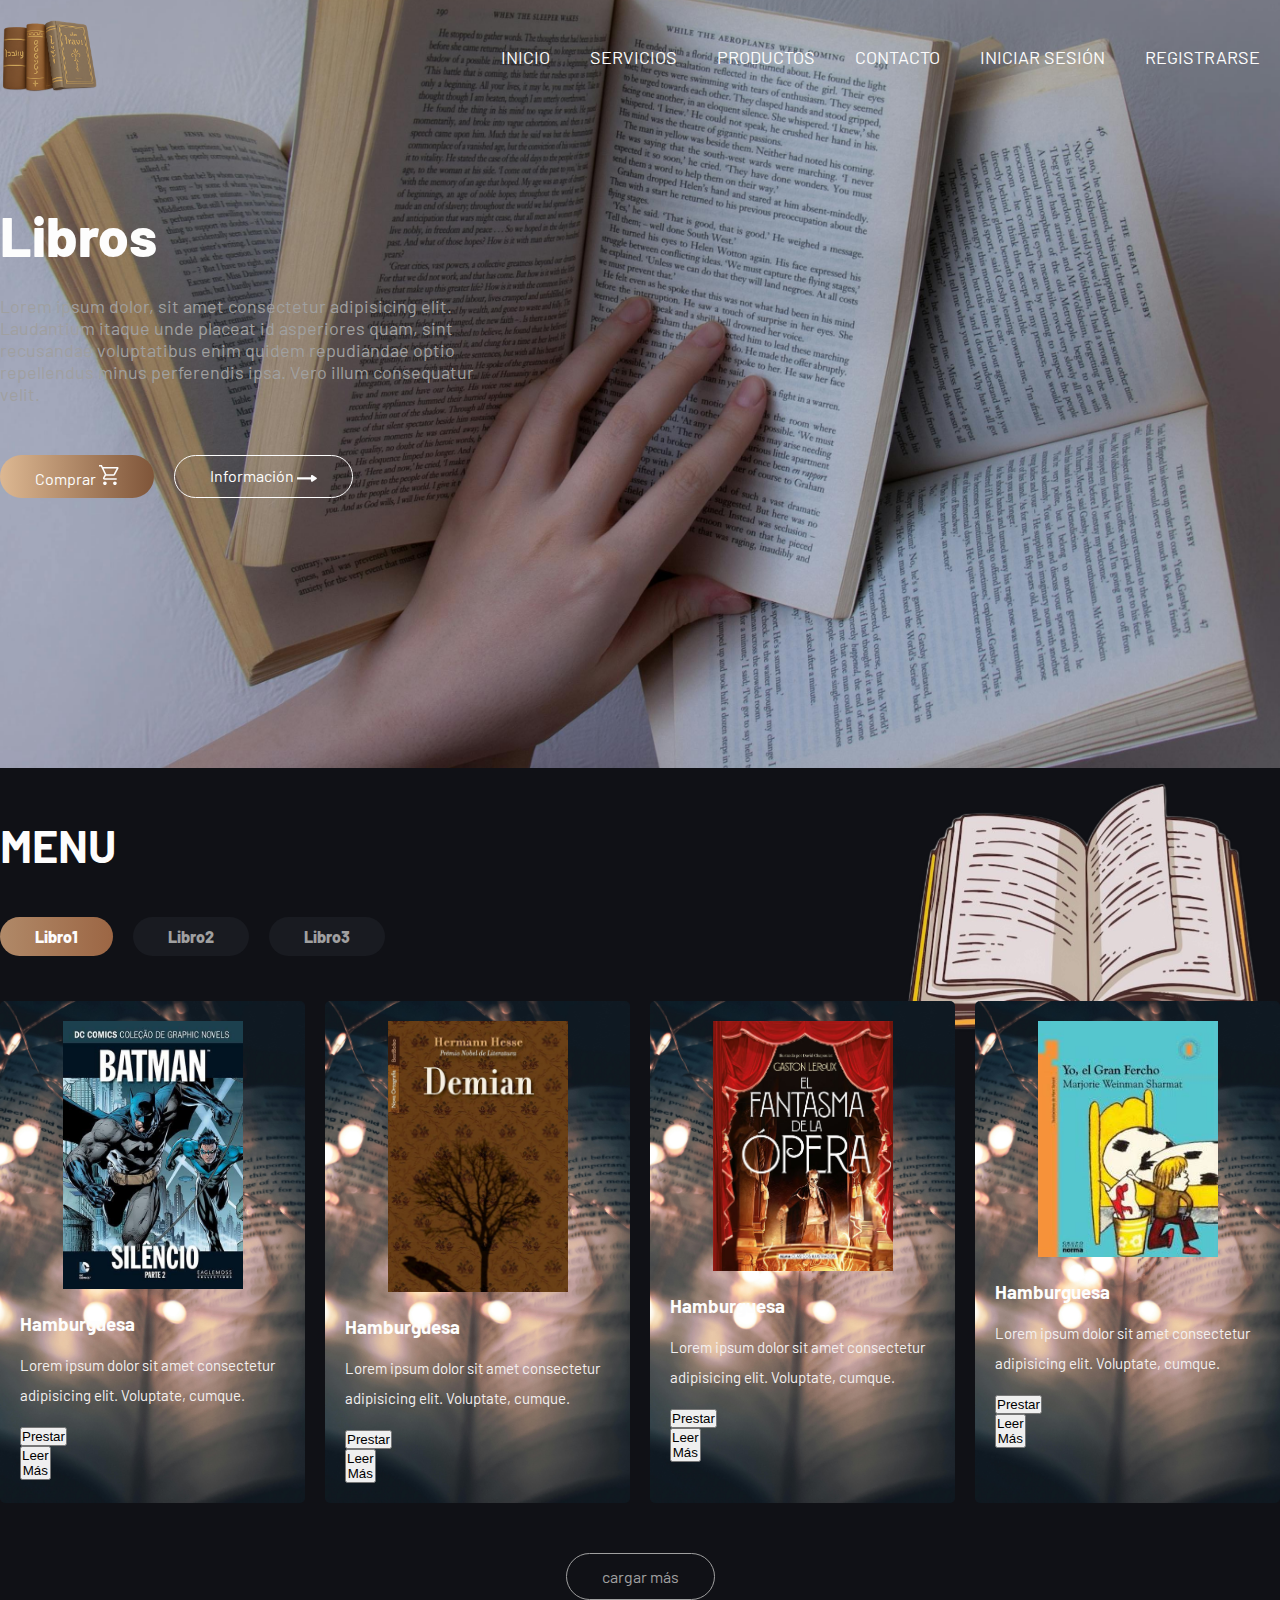
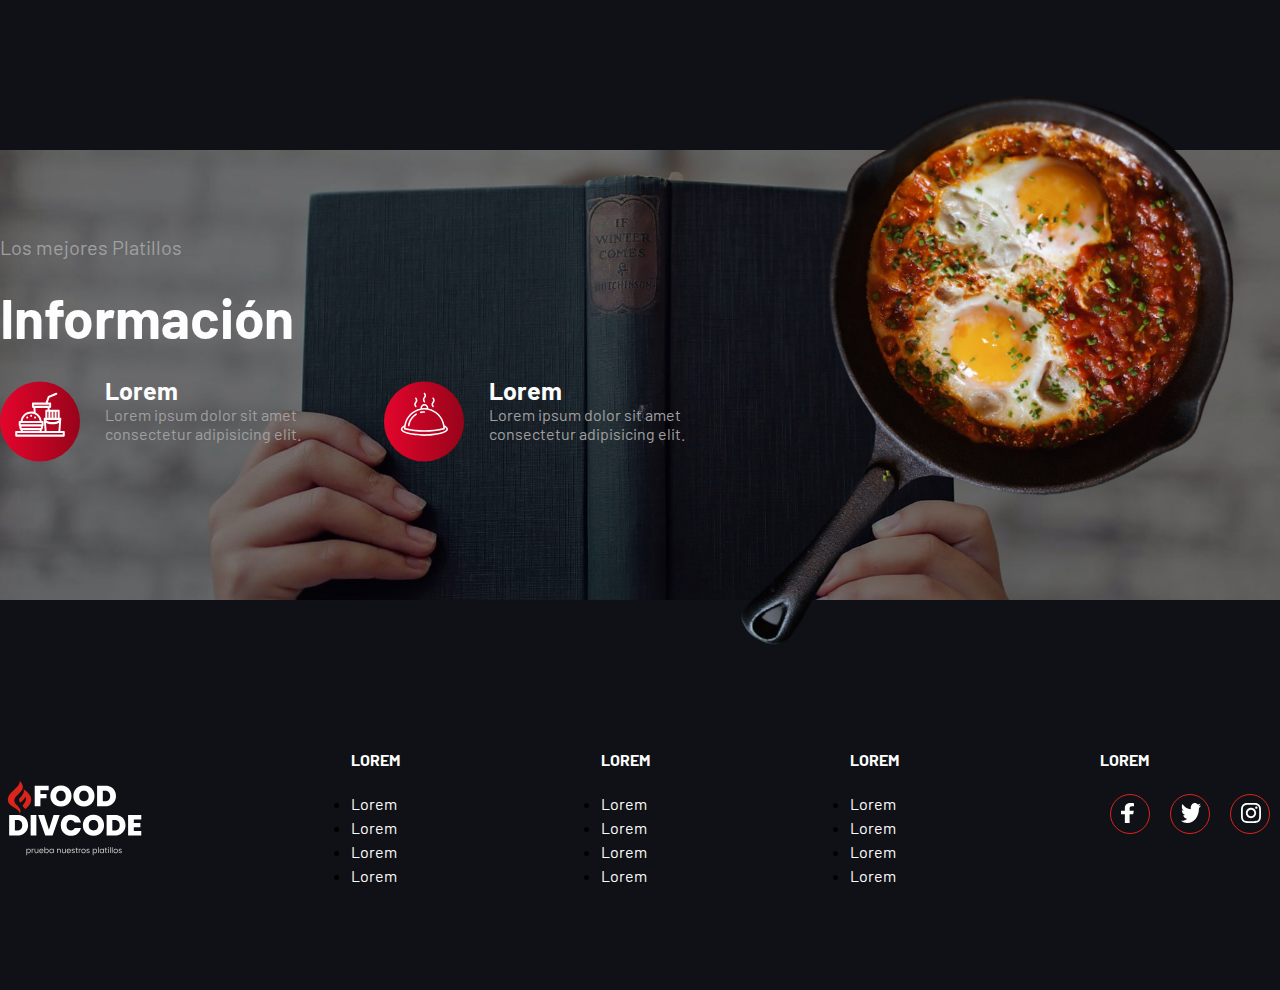
<file: index.html>
<!DOCTYPE html>
<html lang="es">
    <head>
        <meta charset="UTF-8">
        <meta name="viewport" content="width=device-width, initial-scale=1.0">
        <link rel="stylesheet" href="css/styles.css">
        <title>Biblioteca Alexandria</title>
    </head>
    <body>

        <header>
            <div class="menu container">
                <a href="#"><img src="images/Logo.png" class="logo" alt></a>
                <input type="checkbox" id="menu">
                <label for="menu"><img src="images/menu.png" class="menu-icono"
                        alt></label>
                <nav class="navbar">
                    <ul>
                        <li><a href="#">Inicio</a></li>
                        <li><a href="#">Servicios</a></li>
                        <li><a href="#"">Productos</a></li>
                        <li><a href="#">Contacto</a></li>
                        <li><a href="#">Iniciar Sesión</a></li>
                        <li><a href="#">Registrarse</a></li>
                    </ul>
                </nav>
            </div>
            <div class="header-content container">
                <div class="header-txt">
                    <h1>Libros</h1>
                    <p>Lorem ipsum dolor, sit amet consectetur adipisicing elit.
                        Laudantium itaque unde placeat id asperiores quam, sint
                        recusandae voluptatibus enim quidem repudiandae optio
                        repellendus minus perferendis ipsa. Vero illum
                        consequatur velit.
                    </p>
                    <div class="botones">
                        <a href="#" class="btn-1">Comprar <img class="icon"
                                src="images/car.svg" alt></a>
                        <a href="#" class="btn-2">Información <img class="icon"
                                src="images/arrow.svg" alt></a>
                    </div>
                </div>
            </div>
        </header>

            <main class="producto-menu">
                <div class="container">

                    <div class="product">
                        <h2 class="title">Menu</h2>
                        <img class="libro" src="images/libropng.png" alt="">
                    </div>

                    <div class="menu-nav">
                        <div id="pro1" class="tab active">Libro1</div>
                        <div id="pro2" class="tab ">Libro2</div>
                        <div id="pro3" class="tab ">Libro3</div>
                    </div>

                    <div class="pro1 tab-content">
                        <div class="box-container-1">

                            <div class="box-1">
                                <div class="image">
                                    <img src="images/Libros/Batman2.jpg" alt>
                                </div>

                                <div class="content">
                                    <h3>Hamburguesa</h3>
                                    <p>Lorem ipsum dolor sit amet consectetur
                                        adipisicing elit. Voluptate, cumque.</p>
                                    <div class="icon">
                                        <button class="Prestar">Prestar</button>
                                        <button class="Mas">Leer Más</button>
                                    </div>
                                </div>
                            </div>

                            <div class="box-1">
                                <div class="image">
                                    <img src="images/Libros/Demian.jpg" alt>
                                </div>

                                <div class="content">
                                    <h3>Hamburguesa</h3>
                                    <p>Lorem ipsum dolor sit amet consectetur
                                        adipisicing elit. Voluptate, cumque.</p>
                                    <div class="icon">
                                        <button class="Prestar">Prestar</button>
                                        <button class="Mas">Leer Más</button>
                                    </div>
                                </div>
                            </div>

                            <div class="box-1">
                                <div class="image">
                                    <img src="images/Libros/FantasmaOpera.jpg" alt>
                                </div>

                                <div class="content">
                                    <h3>Hamburguesa</h3>
                                    <p>Lorem ipsum dolor sit amet consectetur
                                        adipisicing elit. Voluptate, cumque.</p>
                                    <div class="icon">
                                        <button class="Prestar">Prestar</button>
                                        <button class="Mas">Leer Más</button>
                                    </div>
                                </div>
                            </div>

                            <div class="box-1">
                                <div class="image">
                                    <img src="images/Libros/Fercho.jpg" alt>
                                </div>

                                <div class="content">
                                    <h3>Hamburguesa</h3>
                                    <p>Lorem ipsum dolor sit amet consectetur
                                        adipisicing elit. Voluptate, cumque.</p>
                                    <div class="icon">
                                        <button class="Prestar">Prestar</button>
                                        <button class="Mas">Leer Más</button>
                                    </div>
                                </div>
                            </div>

                            <div class="box-1">
                                <div class="image">
                                    <img src="images/hambuerger.png" alt>
                                </div>

                                <div class="content">
                                    <h3>Hamburguesa</h3>
                                    <p>Lorem ipsum dolor sit amet consectetur
                                        adipisicing elit. Voluptate, cumque.</p>
                                    <div class="icon">
                                        <button class="Prestar">Prestar</button>
                                        <button class="Mas">Leer Más</button>
                                    </div>
                                </div>
                            </div>

                            <div class="box-1">
                                <div class="image">
                                    <img src="images/hambuerger.png" alt>
                                </div>

                                <div class="content">
                                    <h3>Hamburguesa</h3>
                                    <p>Lorem ipsum dolor sit amet consectetur
                                        adipisicing elit. Voluptate, cumque.</p>
                                    <div class="icon">
                                        <button class="Prestar">Prestar</button>
                                        <button class="Mas">Leer Más</button>
                                    </div>
                                </div>
                            </div>

                            <div class="box-1">
                                <div class="image">
                                    <img src="images/hambuerger.png" alt>
                                </div>

                                <div class="content">
                                    <h3>Hamburguesa</h3>
                                    <p>Lorem ipsum dolor sit amet consectetur
                                        adipisicing elit. Voluptate, cumque.</p>
                                    <div class="icon">
                                        <button class="Prestar">Prestar</button>
                                        <button class="Mas">Leer Más</button>
                                    </div>
                                </div>
                            </div>

                            <div class="box-1">
                                <div class="image">
                                    <img src="images/hambuerger.png" alt>
                                </div>

                                <div class="content">
                                    <h3>Hamburguesa</h3>
                                    <p>Lorem ipsum dolor sit amet consectetur
                                        adipisicing elit. Voluptate, cumque.</p>
                                    <div class="icon">
                                        <button class="Prestar">Prestar</button>
                                        <button class="Mas">Leer Más</button>
                                    </div>
                                </div>
                            </div>

                            <div class="box-1">
                                <div class="image">
                                    <img src="images/hambuerger.png" alt>
                                </div>

                                <div class="content">
                                    <h3>Hamburguesa</h3>
                                    <p>Lorem ipsum dolor sit amet consectetur
                                        adipisicing elit. Voluptate, cumque.</p>
                                    <div class="icon">
                                        <button class="Prestar">Prestar</button>
                                        <button class="Mas">Leer Más</button>
                                    </div>
                                </div>
                            </div>

                        </div>

                        <center>
                            <div class="load-more" id="load-more-1">cargar
                                más</div>
                        </center>
                    </div>

                    <div class="pro2 tab-content">
                        <div class="box-container-2">

                            <div class="box-2">
                                <div class="image">
                                    <img src="images/Libros/Frankenstein.jpg" alt>
                                </div>

                                <div class="content">
                                    <h3>Hamburguesa</h3>
                                    <p>Lorem ipsum dolor sit amet consectetur
                                        adipisicing elit. Voluptate, cumque.</p>
                                    <div class="icon">
                                        <button class="Prestar">Prestar</button>
                                        <button class="Mas">Leer Más</button>
                                    </div>
                                </div>
                            </div>

                            <div class="box-2">
                                <div class="image">
                                    <img src="images/Libros/Frankenstein.jpg" alt>
                                </div>

                                <div class="content">
                                    <h3>Hamburguesa</h3>
                                    <p>Lorem ipsum dolor sit amet consectetur
                                        adipisicing elit. Voluptate, cumque.</p>
                                    <div class="icon">
                                        <button class="Prestar">Prestar</button>
                                        <button class="Mas">Leer Más</button>
                                    </div>
                                </div>
                            </div>

                            <div class="box-2">
                                <div class="image">
                                    <img src="images/Libros/Hadas.jpg" alt>
                                </div>

                                <div class="content">
                                    <h3>Hamburguesa</h3>
                                    <p>Lorem ipsum dolor sit amet consectetur
                                        adipisicing elit. Voluptate, cumque.</p>
                                    <div class="icon">
                                        <button class="Prestar">Prestar</button>
                                        <button class="Mas">Leer Más</button>
                                    </div>
                                </div>
                            </div>

                            <div class="box-2">
                                <div class="image">
                                    <img src="images/Libros/JackCorazon.jpg" alt>
                                </div>

                                <div class="content">
                                    <h3>Hamburguesa</h3>
                                    <p>Lorem ipsum dolor sit amet consectetur
                                        adipisicing elit. Voluptate, cumque.</p>
                                    <div class="icon">
                                        <button class="Prestar">Prestar</button>
                                        <button class="Mas">Leer Más</button>
                                    </div>
                                </div>
                            </div>

                            <div class="box-2">
                                <div class="image">
                                    <img src="images/hambuerger1.png" alt>
                                </div>

                                <div class="content">
                                    <h3>Hamburguesa</h3>
                                    <p>Lorem ipsum dolor sit amet consectetur
                                        adipisicing elit. Voluptate, cumque.</p>
                                    <div class="icon">
                                        <button class="Prestar">Prestar</button>
                                        <button class="Mas">Leer Más</button>
                                    </div>
                                </div>
                            </div>

                            <div class="box-2">
                                <div class="image">
                                    <img src="images/hambuerger1.png" alt>
                                </div>

                                <div class="content">
                                    <h3>Hamburguesa</h3>
                                    <p>Lorem ipsum dolor sit amet consectetur
                                        adipisicing elit. Voluptate, cumque.</p>
                                    <div class="icon">
                                        <button class="Prestar">Prestar</button>
                                        <button class="Mas">Leer Más</button>
                                    </div>
                                </div>
                            </div>

                            <div class="box-2">
                                <div class="image">
                                    <img src="images/hambuerger1.png" alt>
                                </div>

                                <div class="content">
                                    <h3>Hamburguesa</h3>
                                    <p>Lorem ipsum dolor sit amet consectetur
                                        adipisicing elit. Voluptate, cumque.</p>
                                    <div class="icon">
                                        <button class="Prestar">Prestar</button>
                                        <button class="Mas">Leer Más</button>
                                    </div>
                                </div>
                            </div>

                            <div class="box-2">
                                <div class="image">
                                    <img src="images/hambuerger1.png" alt>
                                </div>

                                <div class="content">
                                    <h3>Hamburguesa</h3>
                                    <p>Lorem ipsum dolor sit amet consectetur
                                        adipisicing elit. Voluptate, cumque.</p>
                                    <div class="icon">
                                        <button class="Prestar">Prestar</button>
                                        <button class="Mas">Leer Más</button>
                                    </div>
                                </div>
                            </div>

                            <div class="box-2">
                                <div class="image">
                                    <img src="images/hambuerger1.png" alt>
                                </div>

                                <div class="content">
                                    <h3>Hamburguesa</h3>
                                    <p>Lorem ipsum dolor sit amet consectetur
                                        adipisicing elit. Voluptate, cumque.</p>
                                    <div class="icon">
                                        <button class="Prestar">Prestar</button>
                                        <button class="Mas">Leer Más</button>
                                    </div>
                                </div>
                            </div>

                        </div>

                        <center>
                            <div class="load-more" id="load-more-2">cargar
                                más</div>
                        </center>
                    </div>

                    <div class="pro3 tab-content">
                        <div class="box-container-3">

                            <div class="box-3">
                                <div class="image">
                                    <img src="images/Libros/Batman2.jpg" alt>
                                </div>

                                <div class="content">
                                    <h3>Hamburguesa</h3>
                                    <p>Lorem ipsum dolor sit amet consectetur
                                        adipisicing elit. Voluptate, cumque.</p>
                                    <div class="icon">
                                        <button class="Prestar">Prestar</button>
                                        <button class="Mas">Leer Más</button>
                                    </div>
                                </div>
                            </div>

                            <div class="box-3">
                                <div class="image">
                                    <img src="images/Libros/Frankenstein.jpg" alt>
                                </div>

                                <div class="content">
                                    <h3>Hamburguesa</h3>
                                    <p>Lorem ipsum dolor sit amet consectetur
                                        adipisicing elit. Voluptate, cumque.</p>
                                    <div class="icon">
                                        <button class="Prestar">Prestar</button>
                                        <button class="Mas">Leer Más</button>
                                    </div>
                                </div>
                            </div>

                            <div class="box-3">
                                <div class="image">
                                    <img src="images/Libros/Demian.jpg" alt>
                                </div>

                                <div class="content">
                                    <h3>Hamburguesa</h3>
                                    <p>Lorem ipsum dolor sit amet consectetur
                                        adipisicing elit. Voluptate, cumque.</p>
                                    <div class="icon">
                                        <button class="Prestar">Prestar</button>
                                        <button class="Mas">Leer Más</button>
                                    </div>
                                </div>
                            </div>

                            <div class="box-3">
                                <div class="image">
                                    <img src="images/Libros/Principito.jpg" alt>
                                </div>

                                <div class="content">
                                    <h3>Hamburguesa</h3>
                                    <p>Lorem ipsum dolor sit amet consectetur
                                        adipisicing elit. Voluptate, cumque.</p>
                                    <div class="icon">
                                        <button class="Prestar">Prestar</button>
                                        <button class="Mas">Leer Más</button>
                                    </div>
                                </div>
                            </div>

                            <div class="box-3">
                                <div class="image">
                                    <img src="images/hamburger2.png" alt>
                                </div>

                                <div class="content">
                                    <h3>Hamburguesa</h3>
                                    <p>Lorem ipsum dolor sit amet consectetur
                                        adipisicing elit. Voluptate, cumque.</p>
                                    <div class="icon">
                                        <button class="Prestar">Prestar</button>
                                        <button class="Mas">Leer Más</button>
                                    </div>
                                </div>
                            </div>

                            <div class="box-3">
                                <div class="image">
                                    <img src="images/hamburger2.png" alt>
                                </div>

                                <div class="content">
                                    <h3>Hamburguesa</h3>
                                    <p>Lorem ipsum dolor sit amet consectetur
                                        adipisicing elit. Voluptate, cumque.</p>
                                    <div class="icon">
                                        <button class="Prestar">Prestar</button>
                                        <button class="Mas">Leer Más</button>
                                    </div>
                                </div>
                            </div>

                            <div class="box-3">
                                <div class="image">
                                    <img src="images/hamburger2.png" alt>
                                </div>

                                <div class="content">
                                    <h3>Hamburguesa</h3>
                                    <p>Lorem ipsum dolor sit amet consectetur
                                        adipisicing elit. Voluptate, cumque.</p>
                                    <div class="icon">
                                        <button class="Prestar">Prestar</button>
                                        <button class="Mas">Leer Más</button>
                                    </div>
                                </div>
                            </div>

                            <div class="box-3">
                                <div class="image">
                                    <img src="images/hamburger2.png" alt>
                                </div>

                                <div class="content">
                                    <h3>Hamburguesa</h3>
                                    <p>Lorem ipsum dolor sit amet consectetur
                                        adipisicing elit. Voluptate, cumque.</p>
                                    <div class="icon">
                                        <button class="Prestar">Prestar</button>
                                        <button class="Mas">Leer Más</button>
                                    </div>
                                </div>
                            </div>

                            <div class="box-3">
                                <div class="image">
                                    <img src="images/hamburger2.png" alt>
                                </div>

                                <div class="content">
                                    <h3>Hamburguesa</h3>
                                    <p>Lorem ipsum dolor sit amet consectetur
                                        adipisicing elit. Voluptate, cumque.</p>
                                    <div class="icon">
                                        <button class="Prestar">Prestar</button>
                                        <button class="Mas">Leer Más</button>
                                    </div>
                                </div>
                            </div>

                        </div>

                        <center>
                            <div class="load-more" id="load-more-3">cargar
                                más</div>
                        </center>

                    </div>
                </main>

                <section class="info-content-container">
                    <div class="info-txt">
                        <p>
                            Los mejores Platillos   
                        </p>
                        <h2>Información</h2>
                        <div class="info-sec">
                            <div class="info-1">
                                <img src="images/f1.svg" alt>
                                <div class="info-2">
                                    <h3>Lorem</h3>
                                    <p>Lorem ipsum dolor sit amet consectetur
                                        adipisicing elit.</p>
                                </div>
                            </div>

                            <div class="info-1">
                                <img src="images/f2.svg" alt>
                                <div class="info-2">
                                    <h3>Lorem</h3>
                                    <p>Lorem ipsum dolor sit amet consectetur
                                        adipisicing elit.</p>
                                </div>
                            </div>

                        </div>
                    </div>

                    <div class="info-img">
                        <img src="images/info.png" alt="">
                    </div>
                </section>

                <footer class="footer container">

                    <img class="logo-2" src="images/logo.svg" alt="">
                    <div class="links">
                        <h4>Lorem</h4>
                        <ul>
                            <li><a href="#">Lorem</a></li>
                            <li><a href="#">Lorem</a></li>
                            <li><a href="#">Lorem</a></li>
                            <li><a href="#">Lorem</a></li>
                        </ul>
                    </div>

                    <div class="links">
                        <h4>Lorem</h4>
                        <ul>
                            <li><a href="#">Lorem</a></li>
                            <li><a href="#">Lorem</a></li>
                            <li><a href="#">Lorem</a></li>
                            <li><a href="#">Lorem</a></li>
                        </ul>
                    </div>

                    <div class="links">
                        <h4>Lorem</h4>
                        <ul>
                            <li><a href="#">Lorem</a></li>
                            <li><a href="#">Lorem</a></li>
                            <li><a href="#">Lorem</a></li>
                            <li><a href="#">Lorem</a></li>
                        </ul>
                    </div>

                    <div class="links">
                        <h4>Lorem</h4>
                        <div class="socials">
                            <a href="#">
                                <div class="social">
                                    <img src="images/s1.svg" alt="">
                                </div>
                            </a>
                            <a href="#">
                                <div class="social">
                                    <img src="images/s2.svg" alt="">
                                </div>
                            </a>
                            <a href="#">
                                <div class="social">
                                    <img src="images/s3.svg" alt="">
                                </div>
                            </a>
                        </div>
                    </div>

                    <script src="js/scripts.js"></script>
                </body>
            </html>
</file>
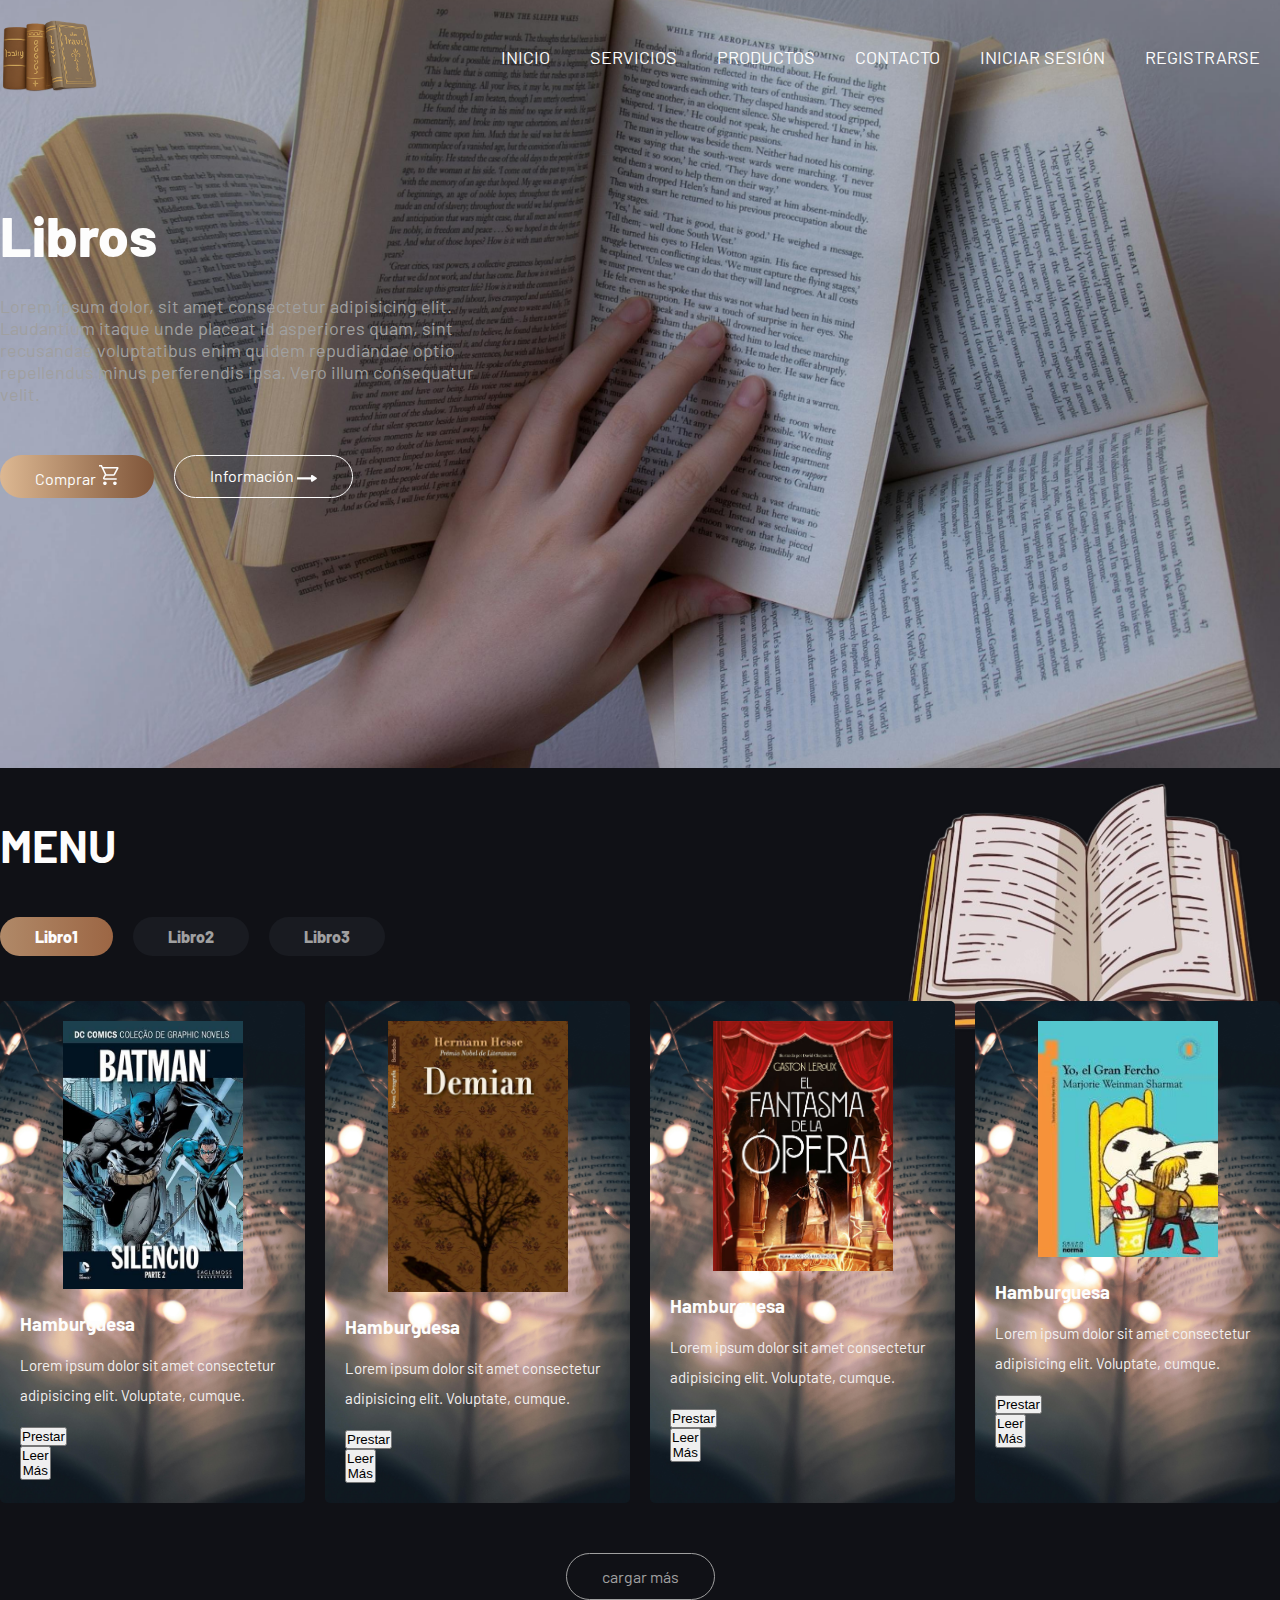
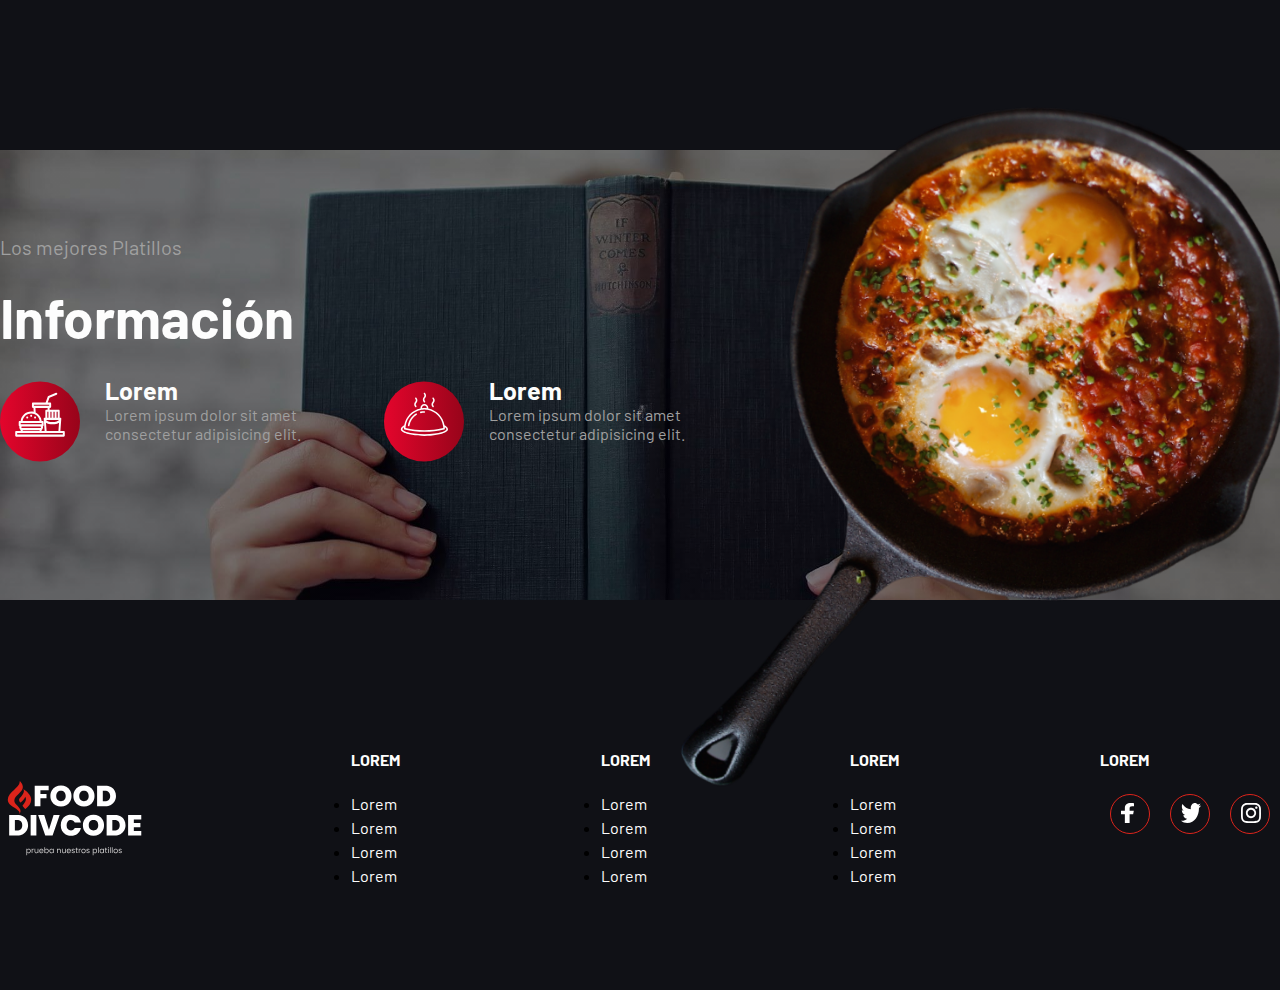
<file: Proyecto-Desarrollo-Software - copia/src/Contenido/index.html>
<!DOCTYPE html>
<html lang="es">
    <head>
        <meta charset="UTF-8">
        <meta name="viewport" content="width=device-width, initial-scale=1.0">
        <link rel="stylesheet" href="css/styles.css">
        <title>Biblioteca Alexandria</title>
    </head>
    <body>

        <header>
            <div class="menu container">
                <a href="#"><img src="images/Logo.png" class="logo" alt></a>
                <input type="checkbox" id="menu">
                <label for="menu"><img src="images/menu.png" class="menu-icono"
                        alt></label>
                <nav class="navbar">
                    <ul>
                        <li><a href="#">Inicio</a></li>
                        <li><a href="#">Servicios</a></li>
                        <li><a href="#"">Productos</a></li>
                        <li><a href="#">Contacto</a></li>
                        <li><a href="#">Iniciar Sesión</a></li>
                        <li><a href="#">Registrarse</a></li>
                    </ul>
                </nav>
            </div>
            <div class="header-content container">
                <div class="header-txt">
                    <h1>Libros</h1>
                    <p>Lorem ipsum dolor, sit amet consectetur adipisicing elit.
                        Laudantium itaque unde placeat id asperiores quam, sint
                        recusandae voluptatibus enim quidem repudiandae optio
                        repellendus minus perferendis ipsa. Vero illum
                        consequatur velit.
                    </p>
                    <div class="botones">
                        <a href="#" class="btn-1">Comprar <img class="icon"
                                src="images/car.svg" alt></a>
                        <a href="#" class="btn-2">Información <img class="icon"
                                src="images/arrow.svg" alt></a>
                    </div>
                </div>
            </div>
        </header>

            <main class="producto-menu">
                <div class="container">

                    <div class="product">
                        <h2 class="title">Menu</h2>
                        <img class="libro" src="images/libropng.png" alt="">
                    </div>

                    <div class="menu-nav">
                        <div id="pro1" class="tab active">Libro1</div>
                        <div id="pro2" class="tab ">Libro2</div>
                        <div id="pro3" class="tab ">Libro3</div>
                    </div>

                    <div class="pro1 tab-content">
                        <div class="box-container-1">

                            <div class="box-1">
                                <div class="image">
                                    <img src="images/Libros/Batman2.jpg" alt>
                                </div>

                                <div class="content">
                                    <h3>Hamburguesa</h3>
                                    <p>Lorem ipsum dolor sit amet consectetur
                                        adipisicing elit. Voluptate, cumque.</p>
                                    <div class="icon">
                                        <button class="Prestar">Prestar</button>
                                        <button class="Mas">Leer Más</button>
                                    </div>
                                </div>
                            </div>

                            <div class="box-1">
                                <div class="image">
                                    <img src="images/Libros/Demian.jpg" alt>
                                </div>

                                <div class="content">
                                    <h3>Hamburguesa</h3>
                                    <p>Lorem ipsum dolor sit amet consectetur
                                        adipisicing elit. Voluptate, cumque.</p>
                                    <div class="icon">
                                        <button class="Prestar">Prestar</button>
                                        <button class="Mas">Leer Más</button>
                                    </div>
                                </div>
                            </div>

                            <div class="box-1">
                                <div class="image">
                                    <img src="images/Libros/FantasmaOpera.jpg" alt>
                                </div>

                                <div class="content">
                                    <h3>Hamburguesa</h3>
                                    <p>Lorem ipsum dolor sit amet consectetur
                                        adipisicing elit. Voluptate, cumque.</p>
                                    <div class="icon">
                                        <button class="Prestar">Prestar</button>
                                        <button class="Mas">Leer Más</button>
                                    </div>
                                </div>
                            </div>

                            <div class="box-1">
                                <div class="image">
                                    <img src="images/Libros/Fercho.jpg" alt>
                                </div>

                                <div class="content">
                                    <h3>Hamburguesa</h3>
                                    <p>Lorem ipsum dolor sit amet consectetur
                                        adipisicing elit. Voluptate, cumque.</p>
                                    <div class="icon">
                                        <button class="Prestar">Prestar</button>
                                        <button class="Mas">Leer Más</button>
                                    </div>
                                </div>
                            </div>

                            <div class="box-1">
                                <div class="image">
                                    <img src="images/hambuerger.png" alt>
                                </div>

                                <div class="content">
                                    <h3>Hamburguesa</h3>
                                    <p>Lorem ipsum dolor sit amet consectetur
                                        adipisicing elit. Voluptate, cumque.</p>
                                    <div class="icon">
                                        <button class="Prestar">Prestar</button>
                                        <button class="Mas">Leer Más</button>
                                    </div>
                                </div>
                            </div>

                            <div class="box-1">
                                <div class="image">
                                    <img src="images/hambuerger.png" alt>
                                </div>

                                <div class="content">
                                    <h3>Hamburguesa</h3>
                                    <p>Lorem ipsum dolor sit amet consectetur
                                        adipisicing elit. Voluptate, cumque.</p>
                                    <div class="icon">
                                        <button class="Prestar">Prestar</button>
                                        <button class="Mas">Leer Más</button>
                                    </div>
                                </div>
                            </div>

                            <div class="box-1">
                                <div class="image">
                                    <img src="images/hambuerger.png" alt>
                                </div>

                                <div class="content">
                                    <h3>Hamburguesa</h3>
                                    <p>Lorem ipsum dolor sit amet consectetur
                                        adipisicing elit. Voluptate, cumque.</p>
                                    <div class="icon">
                                        <button class="Prestar">Prestar</button>
                                        <button class="Mas">Leer Más</button>
                                    </div>
                                </div>
                            </div>

                            <div class="box-1">
                                <div class="image">
                                    <img src="images/hambuerger.png" alt>
                                </div>

                                <div class="content">
                                    <h3>Hamburguesa</h3>
                                    <p>Lorem ipsum dolor sit amet consectetur
                                        adipisicing elit. Voluptate, cumque.</p>
                                    <div class="icon">
                                        <button class="Prestar">Prestar</button>
                                        <button class="Mas">Leer Más</button>
                                    </div>
                                </div>
                            </div>

                            <div class="box-1">
                                <div class="image">
                                    <img src="images/hambuerger.png" alt>
                                </div>

                                <div class="content">
                                    <h3>Hamburguesa</h3>
                                    <p>Lorem ipsum dolor sit amet consectetur
                                        adipisicing elit. Voluptate, cumque.</p>
                                    <div class="icon">
                                        <button class="Prestar">Prestar</button>
                                        <button class="Mas">Leer Más</button>
                                    </div>
                                </div>
                            </div>

                        </div>

                        <center>
                            <div class="load-more" id="load-more-1">cargar
                                más</div>
                        </center>
                    </div>

                    <div class="pro2 tab-content">
                        <div class="box-container-2">

                            <div class="box-2">
                                <div class="image">
                                    <img src="images/Libros/Frankenstein.jpg" alt>
                                </div>

                                <div class="content">
                                    <h3>Hamburguesa</h3>
                                    <p>Lorem ipsum dolor sit amet consectetur
                                        adipisicing elit. Voluptate, cumque.</p>
                                    <div class="icon">
                                        <button class="Prestar">Prestar</button>
                                        <button class="Mas">Leer Más</button>
                                    </div>
                                </div>
                            </div>

                            <div class="box-2">
                                <div class="image">
                                    <img src="images/Libros/Frankenstein.jpg" alt>
                                </div>

                                <div class="content">
                                    <h3>Hamburguesa</h3>
                                    <p>Lorem ipsum dolor sit amet consectetur
                                        adipisicing elit. Voluptate, cumque.</p>
                                    <div class="icon">
                                        <button class="Prestar">Prestar</button>
                                        <button class="Mas">Leer Más</button>
                                    </div>
                                </div>
                            </div>

                            <div class="box-2">
                                <div class="image">
                                    <img src="images/Libros/Hadas.jpg" alt>
                                </div>

                                <div class="content">
                                    <h3>Hamburguesa</h3>
                                    <p>Lorem ipsum dolor sit amet consectetur
                                        adipisicing elit. Voluptate, cumque.</p>
                                    <div class="icon">
                                        <button class="Prestar">Prestar</button>
                                        <button class="Mas">Leer Más</button>
                                    </div>
                                </div>
                            </div>

                            <div class="box-2">
                                <div class="image">
                                    <img src="images/Libros/JackCorazon.jpg" alt>
                                </div>

                                <div class="content">
                                    <h3>Hamburguesa</h3>
                                    <p>Lorem ipsum dolor sit amet consectetur
                                        adipisicing elit. Voluptate, cumque.</p>
                                    <div class="icon">
                                        <button class="Prestar">Prestar</button>
                                        <button class="Mas">Leer Más</button>
                                    </div>
                                </div>
                            </div>

                            <div class="box-2">
                                <div class="image">
                                    <img src="images/hambuerger1.png" alt>
                                </div>

                                <div class="content">
                                    <h3>Hamburguesa</h3>
                                    <p>Lorem ipsum dolor sit amet consectetur
                                        adipisicing elit. Voluptate, cumque.</p>
                                    <div class="icon">
                                        <button class="Prestar">Prestar</button>
                                        <button class="Mas">Leer Más</button>
                                    </div>
                                </div>
                            </div>

                            <div class="box-2">
                                <div class="image">
                                    <img src="images/hambuerger1.png" alt>
                                </div>

                                <div class="content">
                                    <h3>Hamburguesa</h3>
                                    <p>Lorem ipsum dolor sit amet consectetur
                                        adipisicing elit. Voluptate, cumque.</p>
                                    <div class="icon">
                                        <button class="Prestar">Prestar</button>
                                        <button class="Mas">Leer Más</button>
                                    </div>
                                </div>
                            </div>

                            <div class="box-2">
                                <div class="image">
                                    <img src="images/hambuerger1.png" alt>
                                </div>

                                <div class="content">
                                    <h3>Hamburguesa</h3>
                                    <p>Lorem ipsum dolor sit amet consectetur
                                        adipisicing elit. Voluptate, cumque.</p>
                                    <div class="icon">
                                        <button class="Prestar">Prestar</button>
                                        <button class="Mas">Leer Más</button>
                                    </div>
                                </div>
                            </div>

                            <div class="box-2">
                                <div class="image">
                                    <img src="images/hambuerger1.png" alt>
                                </div>

                                <div class="content">
                                    <h3>Hamburguesa</h3>
                                    <p>Lorem ipsum dolor sit amet consectetur
                                        adipisicing elit. Voluptate, cumque.</p>
                                    <div class="icon">
                                        <button class="Prestar">Prestar</button>
                                        <button class="Mas">Leer Más</button>
                                    </div>
                                </div>
                            </div>

                            <div class="box-2">
                                <div class="image">
                                    <img src="images/hambuerger1.png" alt>
                                </div>

                                <div class="content">
                                    <h3>Hamburguesa</h3>
                                    <p>Lorem ipsum dolor sit amet consectetur
                                        adipisicing elit. Voluptate, cumque.</p>
                                    <div class="icon">
                                        <button class="Prestar">Prestar</button>
                                        <button class="Mas">Leer Más</button>
                                    </div>
                                </div>
                            </div>

                        </div>

                        <center>
                            <div class="load-more" id="load-more-2">cargar
                                más</div>
                        </center>
                    </div>

                    <div class="pro3 tab-content">
                        <div class="box-container-3">

                            <div class="box-3">
                                <div class="image">
                                    <img src="images/Libros/Batman2.jpg" alt>
                                </div>

                                <div class="content">
                                    <h3>Hamburguesa</h3>
                                    <p>Lorem ipsum dolor sit amet consectetur
                                        adipisicing elit. Voluptate, cumque.</p>
                                    <div class="icon">
                                        <button class="Prestar">Prestar</button>
                                        <button class="Mas">Leer Más</button>
                                    </div>
                                </div>
                            </div>

                            <div class="box-3">
                                <div class="image">
                                    <img src="images/Libros/Frankenstein.jpg" alt>
                                </div>

                                <div class="content">
                                    <h3>Hamburguesa</h3>
                                    <p>Lorem ipsum dolor sit amet consectetur
                                        adipisicing elit. Voluptate, cumque.</p>
                                    <div class="icon">
                                        <button class="Prestar">Prestar</button>
                                        <button class="Mas">Leer Más</button>
                                    </div>
                                </div>
                            </div>

                            <div class="box-3">
                                <div class="image">
                                    <img src="images/Libros/Demian.jpg" alt>
                                </div>

                                <div class="content">
                                    <h3>Hamburguesa</h3>
                                    <p>Lorem ipsum dolor sit amet consectetur
                                        adipisicing elit. Voluptate, cumque.</p>
                                    <div class="icon">
                                        <button class="Prestar">Prestar</button>
                                        <button class="Mas">Leer Más</button>
                                    </div>
                                </div>
                            </div>

                            <div class="box-3">
                                <div class="image">
                                    <img src="images/Libros/Principito.jpg" alt>
                                </div>

                                <div class="content">
                                    <h3>Hamburguesa</h3>
                                    <p>Lorem ipsum dolor sit amet consectetur
                                        adipisicing elit. Voluptate, cumque.</p>
                                    <div class="icon">
                                        <button class="Prestar">Prestar</button>
                                        <button class="Mas">Leer Más</button>
                                    </div>
                                </div>
                            </div>

                            <div class="box-3">
                                <div class="image">
                                    <img src="images/hamburger2.png" alt>
                                </div>

                                <div class="content">
                                    <h3>Hamburguesa</h3>
                                    <p>Lorem ipsum dolor sit amet consectetur
                                        adipisicing elit. Voluptate, cumque.</p>
                                    <div class="icon">
                                        <button class="Prestar">Prestar</button>
                                        <button class="Mas">Leer Más</button>
                                    </div>
                                </div>
                            </div>

                            <div class="box-3">
                                <div class="image">
                                    <img src="images/hamburger2.png" alt>
                                </div>

                                <div class="content">
                                    <h3>Hamburguesa</h3>
                                    <p>Lorem ipsum dolor sit amet consectetur
                                        adipisicing elit. Voluptate, cumque.</p>
                                    <div class="icon">
                                        <button class="Prestar">Prestar</button>
                                        <button class="Mas">Leer Más</button>
                                    </div>
                                </div>
                            </div>

                            <div class="box-3">
                                <div class="image">
                                    <img src="images/hamburger2.png" alt>
                                </div>

                                <div class="content">
                                    <h3>Hamburguesa</h3>
                                    <p>Lorem ipsum dolor sit amet consectetur
                                        adipisicing elit. Voluptate, cumque.</p>
                                    <div class="icon">
                                        <button class="Prestar">Prestar</button>
                                        <button class="Mas">Leer Más</button>
                                    </div>
                                </div>
                            </div>

                            <div class="box-3">
                                <div class="image">
                                    <img src="images/hamburger2.png" alt>
                                </div>

                                <div class="content">
                                    <h3>Hamburguesa</h3>
                                    <p>Lorem ipsum dolor sit amet consectetur
                                        adipisicing elit. Voluptate, cumque.</p>
                                    <div class="icon">
                                        <button class="Prestar">Prestar</button>
                                        <button class="Mas">Leer Más</button>
                                    </div>
                                </div>
                            </div>

                            <div class="box-3">
                                <div class="image">
                                    <img src="images/hamburger2.png" alt>
                                </div>

                                <div class="content">
                                    <h3>Hamburguesa</h3>
                                    <p>Lorem ipsum dolor sit amet consectetur
                                        adipisicing elit. Voluptate, cumque.</p>
                                    <div class="icon">
                                        <button class="Prestar">Prestar</button>
                                        <button class="Mas">Leer Más</button>
                                    </div>
                                </div>
                            </div>

                        </div>

                        <center>
                            <div class="load-more" id="load-more-3">cargar
                                más</div>
                        </center>

                    </div>
                </main>

                <section class="info-content-container">
                    <div class="info-txt">
                        <p>
                            Los mejores Platillos   
                        </p>
                        <h2>Información</h2>
                        <div class="info-sec">
                            <div class="info-1">
                                <img src="images/f1.svg" alt>
                                <div class="info-2">
                                    <h3>Lorem</h3>
                                    <p>Lorem ipsum dolor sit amet consectetur
                                        adipisicing elit.</p>
                                </div>
                            </div>

                            <div class="info-1">
                                <img src="images/f2.svg" alt>
                                <div class="info-2">
                                    <h3>Lorem</h3>
                                    <p>Lorem ipsum dolor sit amet consectetur
                                        adipisicing elit.</p>
                                </div>
                            </div>

                        </div>
                    </div>

                    <div class="info-img">
                        <img src="images/info.png" alt="">
                    </div>
                </section>

                <footer class="footer container">

                    <img class="logo-2" src="images/logo.svg" alt="">
                    <div class="links">
                        <h4>Lorem</h4>
                        <ul>
                            <li><a href="#">Lorem</a></li>
                            <li><a href="#">Lorem</a></li>
                            <li><a href="#">Lorem</a></li>
                            <li><a href="#">Lorem</a></li>
                        </ul>
                    </div>

                    <div class="links">
                        <h4>Lorem</h4>
                        <ul>
                            <li><a href="#">Lorem</a></li>
                            <li><a href="#">Lorem</a></li>
                            <li><a href="#">Lorem</a></li>
                            <li><a href="#">Lorem</a></li>
                        </ul>
                    </div>

                    <div class="links">
                        <h4>Lorem</h4>
                        <ul>
                            <li><a href="#">Lorem</a></li>
                            <li><a href="#">Lorem</a></li>
                            <li><a href="#">Lorem</a></li>
                            <li><a href="#">Lorem</a></li>
                        </ul>
                    </div>

                    <div class="links">
                        <h4>Lorem</h4>
                        <div class="socials">
                            <a href="#">
                                <div class="social">
                                    <img src="images/s1.svg" alt="">
                                </div>
                            </a>
                            <a href="#">
                                <div class="social">
                                    <img src="images/s2.svg" alt="">
                                </div>
                            </a>
                            <a href="#">
                                <div class="social">
                                    <img src="images/s3.svg" alt="">
                                </div>
                            </a>
                        </div>
                    </div>

                    <script src="js/scripts.js"></script>
                </body>
            </html>
</file>
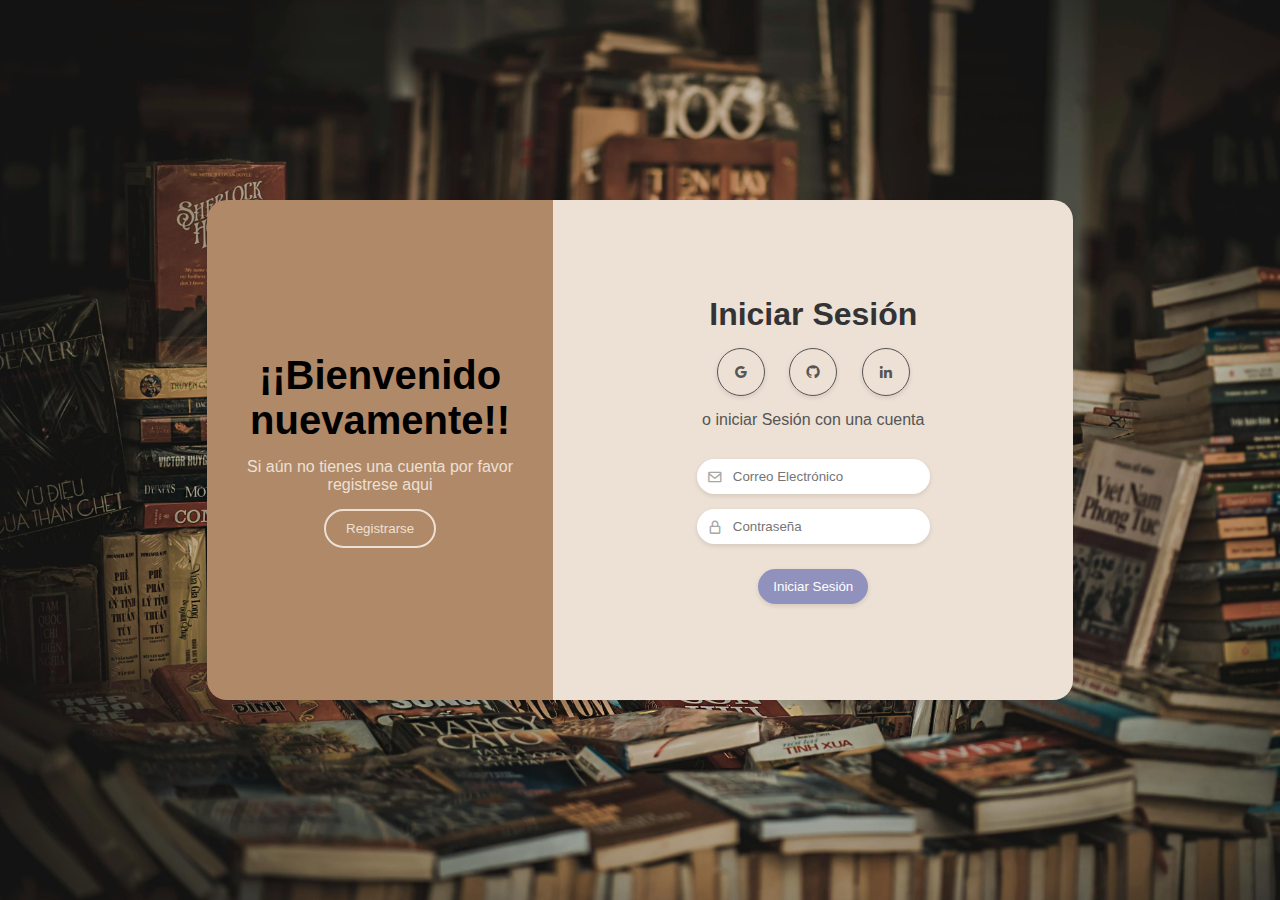
<file: login.html>
<!DOCTYPE html>
<html lang="es">
<head>
    <meta charset="UTF-8">
    <meta name="viewport" content="width=device-width, initial-scale=1.0">
    <link rel="preconnect" href="https://fonts.googleapis.com">
    <link rel="preconnect" href="https://fonts.gstatic.com" crossorigin>
    <link href="https://fonts.googleapis.com/css2?family=Montserrat:wght@300;400;500;600;700&display=swap" rel="stylesheet">
    <link href='https://unpkg.com/boxicons@2.1.4/css/boxicons.min.css' rel='stylesheet'>
    <link rel="stylesheet" href="css/login.css">
    <title>Inicio de Sesión</title>
</head>
<body>
    <div class="container-form register hide">
        <div class="information">
            <div class="info-childs">
                <h2>Bienvenido</h2>
                <p>Para unirte a nuestra comunidad por favor Inicia Sesión con tus datos</p>
                <input type="button" value="Iniciar Sesión" id="sing-in">
            </div>
        </div>
        <div class="form-information">
            <div class="form-information-childs">
                <h2>Crea una Cuenta</h2>
                <div class="icons">
                    <i class='bx bxl-google'></i>
                    <i class='bx bxl-github' ></i>
                    <i class='bx bxl-linkedin' ></i>
                </div>
                <p>o usa tu email para registrarte</p>
                <form class="form">
                    <label>
                        <i class='bx bx-user' ></i>
                        <input type="text" placeholder="Nombre Completo">
                    </label>
                    <label>
                        <i class='bx bx-envelope' ></i>
                        <input type="email" placeholder="Correo Electrónico">
                    </label>
                    <label>
                        <i class='bx bx-lock-alt' ></i>
                        <input type="password" placeholder="Contraseña">
                    </label>
                    <input type="submit" value="Registrarse">
                </form>
            </div>
        </div>
    </div>


    <div class="container-form login">
        <div class="information">
            <div class="info-childs">
                <h2>¡¡Bienvenido nuevamente!!</h2>
                <p>Si aún no tienes una cuenta por favor registrese aqui</p>
                <input type="button" value="Registrarse" id="sing-up">
            </div>
        </div>
        <div class="form-information">
            <div class="form-information-childs">
                <h2>Iniciar Sesión</h2>
                <div class="icons">
                    <i class='bx bxl-google'></i>
                    <i class='bx bxl-github' ></i>
                    <i class='bx bxl-linkedin' ></i>
                </div>
                <p>o iniciar Sesión con una cuenta</p>
                <form class="form">
                    <label>
                        <i class='bx bx-envelope' ></i>
                        <input type="email" placeholder="Correo Electrónico">
                    </label>
                    <label>
                        <i class='bx bx-lock-alt' ></i>
                        <input type="password" placeholder="Contraseña">
                    </label>
                    <input type="submit" value="Iniciar Sesión">
                </form>
            </div>
        </div>
    </div>
    <script src="js/login.js"></script>
</body>
</html>
</file>
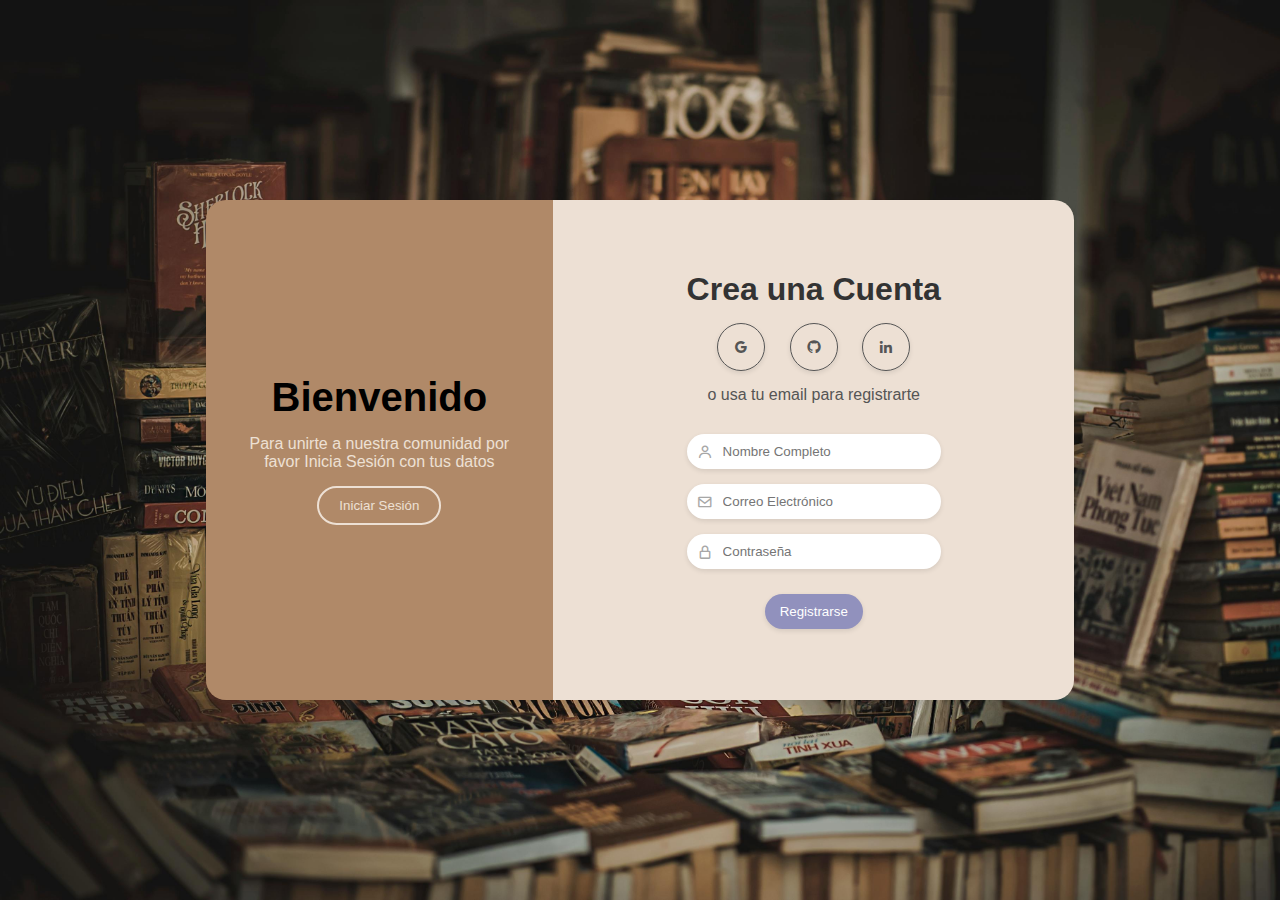
<file: register.html>
<!DOCTYPE html>
<html lang="es">
<head>
    <meta charset="UTF-8">
    <meta name="viewport" content="width=device-width, initial-scale=1.0">
    <link rel="preconnect" href="https://fonts.googleapis.com">
    <link rel="preconnect" href="https://fonts.gstatic.com" crossorigin>
    <link href="https://fonts.googleapis.com/css2?family=Montserrat:wght@300;400;500;600;700&display=swap" rel="stylesheet">
    <link href='https://unpkg.com/boxicons@2.1.4/css/boxicons.min.css' rel='stylesheet'>
    <link rel="stylesheet" href="css/login.css">
    <title>Inicio de Sesión</title>
</head>
<body>
    <div class="container-form register">
        <div class="information">
            <div class="info-childs">
                <h2>Bienvenido</h2>
                <p>Para unirte a nuestra comunidad por favor Inicia Sesión con tus datos</p>
                <input type="button" value="Iniciar Sesión" id="sing-in">
            </div>
        </div>
        <div class="form-information">
            <div class="form-information-childs">
                <h2>Crea una Cuenta</h2>
                <div class="icons">
                    <i class='bx bxl-google'></i>
                    <i class='bx bxl-github' ></i>
                    <i class='bx bxl-linkedin' ></i>
                </div>
                <p>o usa tu email para registrarte</p>
                <form class="form">
                    <label>
                        <i class='bx bx-user' ></i>
                        <input type="text" placeholder="Nombre Completo">
                    </label>
                    <label>
                        <i class='bx bx-envelope' ></i>
                        <input type="email" placeholder="Correo Electrónico">
                    </label>
                    <label>
                        <i class='bx bx-lock-alt' ></i>
                        <input type="password" placeholder="Contraseña">
                    </label>
                    <input type="submit" value="Registrarse">
                </form>
            </div>
        </div>
    </div>


    <div class="container-form login hide">
        <div class="information">
            <div class="info-childs">
                <h2>¡¡Bienvenido nuevamente!!</h2>
                <p>Si aún no tienes una cuenta por favor registrese aqui</p>
                <input type="button" value="Registrarse" id="sing-up">
            </div>
        </div>
        <div class="form-information">
            <div class="form-information-childs">
                <h2>Iniciar Sesión</h2>
                <div class="icons">
                    <i class='bx bxl-google'></i>
                    <i class='bx bxl-github' ></i>
                    <i class='bx bxl-linkedin' ></i>
                </div>
                <p>o iniciar Sesión con una cuenta</p>
                <form class="form">
                    <label>
                        <i class='bx bx-envelope' ></i>
                        <input type="email" placeholder="Correo Electrónico">
                    </label>
                    <label>
                        <i class='bx bx-lock-alt' ></i>
                        <input type="password" placeholder="Contraseña">
                    </label>
                    <input type="submit" value="Iniciar Sesión">
                </form>
            </div>
        </div>
    </div>
    <script src="js/login.js"></script>
</body>
</html>
</file>
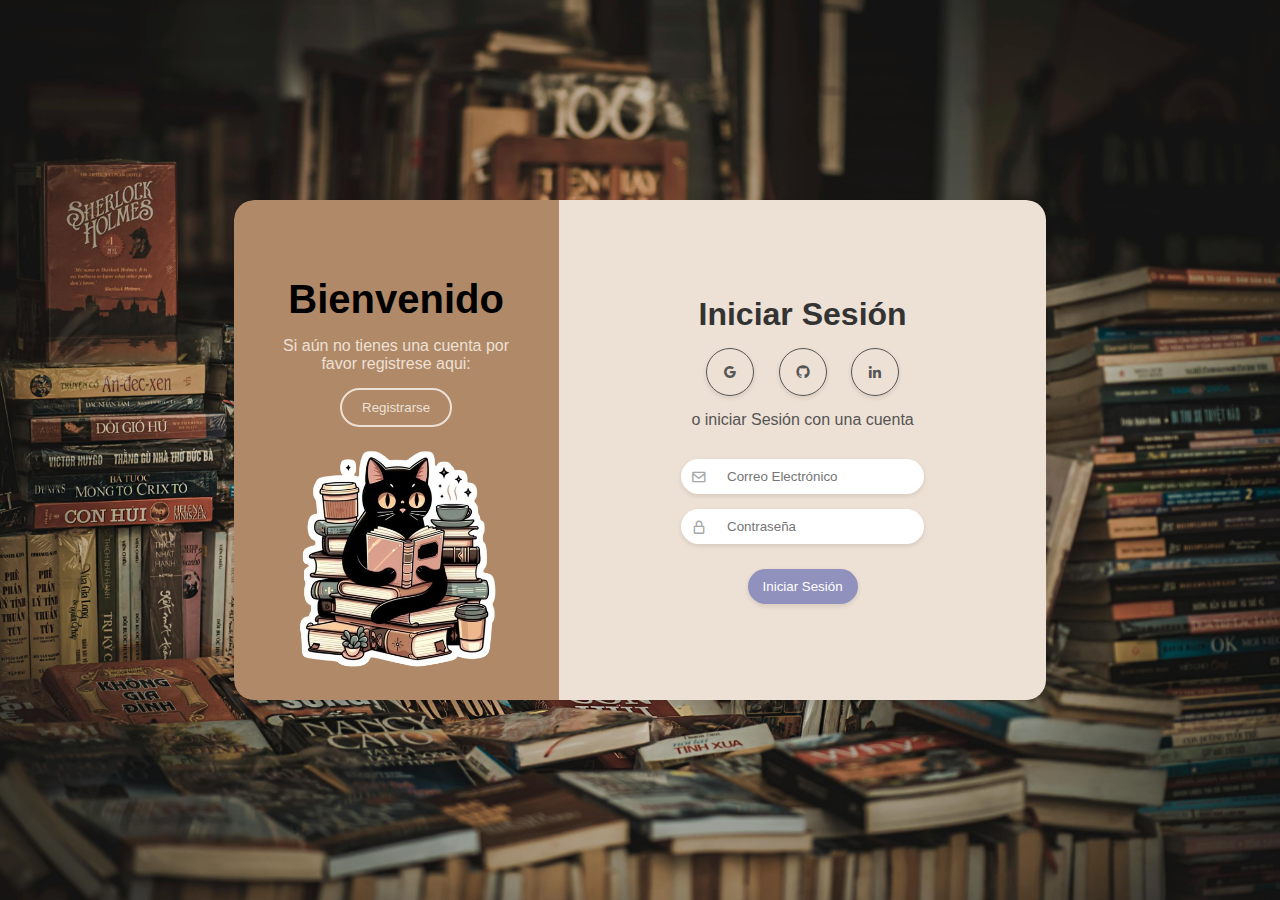
<file: FRONTEND/login.html>
<!DOCTYPE html>
<html lang="es">
  <head>
    <meta charset="UTF-8" />
    <meta name="viewport" content="width=device-width, initial-scale=1.0" />
    <link rel="preconnect" href="https://fonts.googleapis.com" />
    <link rel="preconnect" href="https://fonts.gstatic.com" crossorigin />
    <link rel="icon" href="images/Iconos/Logo.ico" type="image/x-icon" />
    <link
      href="https://fonts.googleapis.com/css2?family=Montserrat:wght@300;400;500;600;700&display=swap"
      rel="stylesheet"
    />
    <link
      href="https://unpkg.com/boxicons@2.1.4/css/boxicons.min.css"
      rel="stylesheet"
    />
    <link rel="stylesheet" href="css/login.css" />
    <title>Inicio de Sesión</title>
  </head>
  <body>
    <div class="container-form register hide">
      <div class="information">
        <div class="info-childs">
          <h2>Bienvenido</h2>
          <p>Si ya tienes una cuenta ingresa tus datos aqui:</p>
          <input type="button" value="Iniciar Sesión" id="sing-in" />
          <img
            src="images/Iconos/GatoLibros.png"
            alt="Ilustración chica con libro"
            class="login-image"
          />
        </div>
      </div>

      <div class="form-information">
        <div class="form-information-childs">
          <h2>Crea una Cuenta</h2>
          <div class="icons">
            <i class="bx bxl-google"></i>
            <i class="bx bxl-github"></i>
            <i class="bx bxl-linkedin"></i>
          </div>
          <p>o usa tu email para registrarte</p>
          <form class="form" method="POST" action="/registro">
            <div class="form-grid">
              <label>
                <i class="bx bx-id-card"></i>
                <select name="tipo_documento" required>
                  <option value="" disabled selected>Tipo de Documento</option>
                  <option value="TI">T.I</option>
                  <option value="CC">C.C</option>
                  <option value="NIT">NIT</option>
                  <option value="PASAPORTE">Pasaporte</option>
                </select>
              </label>
              <label>
                <i class="bx bx-hash"></i>
                <input
                  type="text"
                  name="numero_documento"
                  placeholder="Número de Documento"
                  required
                />
              </label>
              <label>
                <i class="bx bx-user"></i>
                <input
                  type="text"
                  name="nombres"
                  placeholder="Nombres"
                  required
                />
              </label>
              <label>
                <i class="bx bx-user"></i>
                <input
                  type="text"
                  name="apellidos"
                  placeholder="Apellidos"
                  required
                />
              </label>
              <label>
                <i class="bx bx-calendar"></i>
                <input type="date" name="fecha_nacimiento" required />
              </label>
              <label>
                <i class="bx bx-male-female"></i>
                <select name="genero">
                  <option value="" disabled selected>Género (opcional)</option>
                  <option value="masculino">Masculino</option>
                  <option value="femenino">Femenino</option>
                </select>
              </label>
              <label>
                <i class="bx bx-home"></i>
                <input
                  type="text"
                  name="direccion"
                  placeholder="Dirección (opcional)"
                />
              </label>
              <label>
                <i class="bx bx-map"></i>
                <input
                  type="text"
                  name="ciudad"
                  placeholder="Ciudad (opcional)"
                />
              </label>
              <label>
                <i class="bx bx-phone"></i>
                <input
                  type="tel"
                  name="telefono"
                  placeholder="Teléfono (opcional)"
                />
              </label>
              <label>
                <i class="bx bx-envelope"></i>
                <input
                  type="email"
                  name="correo"
                  placeholder="Correo Electrónico"
                  required
                />
              </label>
              <label>
                <i class="bx bx-lock-alt"></i>
                <input
                  type="password"
                  name="contraseña"
                  placeholder="Contraseña"
                  required
                />
              </label>
            </div>
            <input type="submit" value="Registrarse" />
          </form>
        </div>
      </div>
    </div>

    <div class="container-form login">
      <div class="information">
        <div class="info-childs">
          <h2>Bienvenido</h2>
          <p>Si aún no tienes una cuenta por favor registrese aqui:</p>
          <input type="button" value="Registrarse" id="sing-up" />
          <img
            src="images/Iconos/GatoLibros.png"
            alt="Ilustración chica con libro"
            class="login-image"
          />
        </div>
      </div>
      <div class="form-information">
        <div class="form-information-childs">
          <h2>Iniciar Sesión</h2>
          <div class="icons">
            <i class="bx bxl-google"></i>
            <i class="bx bxl-github"></i>
            <i class="bx bxl-linkedin"></i>
          </div>
          <p>o iniciar Sesión con una cuenta</p>
          <form class="form">
            <label>
              <i class="bx bx-envelope"></i>
              <input type="email" placeholder="Correo Electrónico" required />
            </label>
            <label>
              <i class="bx bx-lock-alt"></i>
              <input type="password" placeholder="Contraseña" required />
            </label>
            <input type="submit" value="Iniciar Sesión" />
          </form>
        </div>
      </div>
    </div>
    <script src="js/login.js"></script>
  </body>
</html>
</file>
<file: css/styles.css>
@import url('https://fonts.googleapis.com/css2?family=Barlow:ital,wght@0,100;0,200;0,300;0,400;0,500;0,600;0,700;0,800;0,900;1,100;1,200;1,300;1,400;1,500;1,600;1,700;1,800;1,900&display=swap');
@import url('https://fonts.googleapis.com/css2?family=Damion&display=swap');

*{
  margin: 0;
  padding: 0;
  box-sizing: border-box;
  text-decoration: none;
}

.damion-regular {
  font-family: "Damion", cursive;
  font-weight: 400;
  font-style: normal;
}

body{
  font-family: 'Barlow', sans-serif;
  background-color: #101116;
}
header{
  background-image: url(../images/ManosConLibros.jpg);
  background-position: center center;
  background-repeat: no-repeat;
  background-size: cover;
}

.container{
  max-width: 1500px;
  margin: 0 auto;
}

.menu{
  position: absolute;
  top: 20px;
  left: 0;
  right: 0;
  display: flex;
  align-items: center;
  justify-content: space-between;
  z-index: 1000;
}

.logo{
  width: 100px;
}

.menu .navbar ul{
    list-style: none;
}

.menu .navbar ul li{
  position: relative;
  float: left;
}

.menu .navbar ul li a{
  font-size: 18px;
  padding: 20px;
  color: #FDFDFD;
  display: block;
  text-transform: uppercase;
}

.menu .navbar ul li a:hover {
  color: #E70B25;
}

#menu{
  display: none;
}

.menu-icono{
  width: 20px;
}

.menu label{
  cursor: pointer;
  display: none;
}

.header-content {
  display: flex;
  align-items: center;
  padding: 200px 0 270px 0;
}

.header-txt {
  width: 40%;
  padding-right: 25px;
}

.header-txt h1{
  font-size: 55px;
  line-height: 70px;
  font-weight: 800;
  color: #FDFDFD;
  margin-bottom: 25px;
}

.header-txt p {
  font-size: 18px;
  color: #A0A0A0;
}

.header-img {
  width: 60%;
}

.libros {
  width: 100%;
}

.botones {
  display: flex;
  margin-top: 50px;
}

.btn-1 {
  display: inline-block;
  background: linear-gradient(90deg, #DDB892 0%, #7F5539 100%);
  padding: 10px 35px;
  margin-right: 20px;
  color: #FDFDFD;
  border-radius: 25px;
}

.btn-2 {
  display: inline-block;
  border: 1px solid #FDFDFD;
  padding: 10px 35px;
  margin-right: 20px;
  color: #FDFDFD;
  border-radius: 25px;
}

.btn-1:hover {
  background: linear-gradient(90deg, #efe0d1 0%, #d5a88a 100%);
}

.btn-2:hover {
  border: 1px solid #7F5539;
}

.icon {
  width: 20px;
}

.producto-menu {
  padding: 50px 0 150px 0;
}

.title {
  color: #FDFDFD;
  font-size: 45px;
  text-transform: uppercase;
  margin-bottom: 45px;
}

.product {
  display: flex;
  position: relative;
}

.libro {
  right: 0;
  position: absolute;
  bottom: -200px;
  width: 400px;
}

.menu-nav {
  display: flex;
  margin-bottom: 45px;
}

.tab {
  margin-right: 20px;
  text-align: center;
  padding: 10px 35px;
  border-radius: 25px;
  color: #A0A0A0;
  font-size: 16px;
  font-weight: 800;
  background-color: #191b21;
  cursor: pointer;
}

.tab.active {
  background: linear-gradient(90deg, #B08968 0%, #9C6644 100%);
  color: #FDFDFD;
}

.tab.active::after{
  content: "";
  position: absolute;
  width: 100%;
}

.tab-content {
  display: none;
}

.tab-content.visible{
  display: initial;
}

.box-container-1,
.box-container-2,
.box-container-3 {
  display: grid;
  grid-template-columns: repeat(auto-fit, minmax(250px, 1fr));
  gap: 20px;
}

.box-1,
.box-2,
.box-3 {
  background-image: url(../images/LibroLuces.jpg);
  background-position: center center;
  background-repeat: no-repeat;
  background-size: cover;
  padding: 20px;
  border-radius: 5px;
  z-index: 1000;
  box-shadow: 0 5px 10px rgba(0, 0, 0, 0,2);
  display: none;
}

.box-1:nth-child(1),
.box-1:nth-child(2),
.box-1:nth-child(3),
.box-1:nth-child(4){
  display: inline-block;
}

.box-2:nth-child(1),
.box-2:nth-child(2),
.box-2:nth-child(3),
.box-2:nth-child(4){
  display: inline-block;
}

.box-3:nth-child(1),
.box-3:nth-child(2),
.box-3:nth-child(3),
.box-3:nth-child(4){
  display: inline-block;
}

.image {
  margin-bottom: 20px;
  text-align: center;
}

.image img {
  width: 180px;
}

.content h3 {
  font-size: 20xp;
  color: #FDFDFD
}

.content p {
  font-size: 15px;
  color: #f3f0f0;
  line-height: 2;
  font-size: 15px;
  padding: 15px 0;
}

.btn {
  display: inline-block;
  padding: 10px 30px;
  border: 1px solid #334;
  color: #334;
  font-size: 16px;
}

.btn:hover {
  background-color: rgb(220, 20, 60);
  border-color: rgb(220, 20, 60);
  color: #FDFDFD;
}
.icons {
  display: flex;
  align-items: center;
  justify-content: space-between;
  margin-top: 20px;
  padding-top: 15px;
  border-top: 1px solid #334;
}

.price {
  font-size: 14px;
  color: #A0A0A0;
}

.buy {
  padding: 1px 15px 0px 15px;
  border-radius: 15px;
  background: linear-gradient(90deg, #95B52B 0%, #586E25 100%);
}

.buy img {
  width: 15px;
}

.load-more{
  margin-top: 50px;
  display: inline-block;
  padding: 13px 35px;
  border-radius: 25px;
  border: 1px solid #A0A0A0;
  color: #A0A0A0;
  font-size: 16px;
  cursor: pointer;
}

.load-more:hover {
  background: linear-gradient(90deg, #E70B25 0%, #900314 100%);
  border-color: rgb(220, 20, 60);
  color: #FDFDFD;
}

.info-content-container {
  background-image: linear-gradient(rgba(0,0,0,0.5), rgba(0,0,0,0.5)), url(../images/Chica1Libro.jpg);
  background-position: center center;
  background-repeat: no-repeat;
  background-size: cover;
  height: 50vh;
}

.info-content-container {
  display: flex;
  position: relative;
}

.info-txt {
  width: 60%;
  margin-top: 85px;
}

.info-txt h2{
  color: #FDFDFD;
  font-size: 55px;
  margin-bottom: 25px;
}

.info-txt p {
  font-size: 20px;
  color: #A0A0A0;
  margin-bottom: 25px;
}

.info-sec {
  display: flex;
}

.info-1 {
  display: flex;
}

.info-1 img {
  width: 80px;
}

.info-2 {
  margin-left: 25px;
}

.info-2 h3 {
  color: #FDFDFD;
  font-size: 25px;
}

.info-2 p {
  color: #A0A0A0;
  font-size: 16px;
}

.info-img {
  position: absolute;
  right: 10px;
  top: -103px;
}

.info-img img{
  width: 550px;
}

.footer {
  padding: 150px 0 100px 0;
  display: flex;
  justify-content: space-between;
}

.logo-2 {
  width: 150px;
}

.links h4 {
  color: #FDFDFD;
  text-transform: uppercase;
  margin-bottom: 25px;
  
}

.links ul li a {
  color: #FDFDFD;
  font-size: 16px;
  margin-bottom: 5px;
  display: inline-block;
}

.socials {
  display: flex;
}

.social {
  margin: 0 10px;
  height: 40px;
  width: 40px;
  border: 1px solid #DD241B;
  border-radius: 50%;
}

.social:hover {
  background-color: #DD241B;
}

.social img {
  margin: 8px 0 0 10px;
}

@media(max-width: 991px) {

  .menu {
    padding: 20px;
  }

  .menu label {
    display: initial;
  }

  .menu .navbar {
    position: absolute;
    top: 100%;
    left: 0;
    right: 0;
    background-color: #dad7cd;
    display: none;
  }

  .menu .navbar ul li {
    width: 100%;
    opacity: 100%;
  }

  .menu .navbar ul li a:hover {
    color: #bc6c25;
  }

  #menu:checked ~ .navbar {
    display: initial;
  }

  .header-content {
    flex-direction: column;
    padding: 180px 30px 30px 30px;
  }

  .header-txt {
    width: 100%;
    padding: 0;
    text-align: center;
  }

  .header-txt h1{
    font-size: 40px;
  }

  .botones {
    flex-direction: column;
    align-items: center;
  }

  .btn-1 {
    margin: 0 0 20px 0;
  }

  .btn-2 {
    margin: 0 0 20px 0;
  }

  .header-img {
    width: 100%;
    margin-top: 45px;
  }

  .producto-menu {
    padding: 30px;
  }

  .title {
    margin-bottom: 20px;
  }

  .libro {
    display: none;
  }

  .menu-nav {
    flex-direction:  column;
    align-items: center;
  }

  .tab {
    margin-bottom: 25px;
  }

  .box-container {
    grid-template-columns:  1fr;
  }

  .box .image {
    height: 200px;
  }

  .info {
    padding: 30px;
    height: 60vh;
  }

  .info-txt  h2{
    font-size: 40px;
  }

  .info-content-container {
    flex-direction: column;
    align-items: center;
    text-align: center;
  }

  .info-txt {
    width: 100%;
    margin-top: 0px;
  }

  .info-txt p {
    margin-bottom: 5px;
  }

  .info-sec {
    flex-direction: column;
    padding: 0px 35px;
  }

  .info-1 {
    flex-direction: column;
    align-items: center;
    margin-top: 15px;
  }

  .info-2 {
    margin-top: 10px;
    margin-left: 0;
  }

  .info-img img {
    display: none;
  }

  .socials {
    justify-content: center;
  }

  .social img {
    margin: 8px 0 0 0;
  }

  .footer {
    padding: 30px;
    flex-direction: column;
    align-items: center;
    text-align: center;
  }

  .links h4 {
    margin: 35px 0 10px 0;
  }



}

/* FUENTES */
.barlow-thin {
    font-family: "Barlow", sans-serif;
    font-weight: 100;
    font-style: normal;
  }
  
  .barlow-extralight {
    font-family: "Barlow", sans-serif;
    font-weight: 200;
    font-style: normal;
  }
  
  .barlow-light {
    font-family: "Barlow", sans-serif;
    font-weight: 300;
    font-style: normal;
  }
  
  .barlow-regular {
    font-family: "Barlow", sans-serif;
    font-weight: 400;
    font-style: normal;
  }
  
  .barlow-medium {
    font-family: "Barlow", sans-serif;
    font-weight: 500;
    font-style: normal;
  }
  
  .barlow-semibold {
    font-family: "Barlow", sans-serif;
    font-weight: 600;
    font-style: normal;
  }
  
  .barlow-bold {
    font-family: "Barlow", sans-serif;
    font-weight: 700;
    font-style: normal;
  }
  
  .barlow-extrabold {
    font-family: "Barlow", sans-serif;
    font-weight: 800;
    font-style: normal;
  }
  
  .barlow-black {
    font-family: "Barlow", sans-serif;
    font-weight: 900;
    font-style: normal;
  }
  
  .barlow-thin-italic {
    font-family: "Barlow", sans-serif;
    font-weight: 100;
    font-style: italic;
  }
  
  .barlow-extralight-italic {
    font-family: "Barlow", sans-serif;
    font-weight: 200;
    font-style: italic;
  }
  
  .barlow-light-italic {
    font-family: "Barlow", sans-serif;
    font-weight: 300;
    font-style: italic;
  }
  
  .barlow-regular-italic {
    font-family: "Barlow", sans-serif;
    font-weight: 400;
    font-style: italic;
  }
  
  .barlow-medium-italic {
    font-family: "Barlow", sans-serif;
    font-weight: 500;
    font-style: italic;
  }
  
  .barlow-semibold-italic {
    font-family: "Barlow", sans-serif;
    font-weight: 600;
    font-style: italic;
  }
  
  .barlow-bold-italic {
    font-family: "Barlow", sans-serif;
    font-weight: 700;
    font-style: italic;
  }
  
  .barlow-extrabold-italic {
    font-family: "Barlow", sans-serif;
    font-weight: 800;
    font-style: italic;
  }
  
  .barlow-black-italic {
    font-family: "Barlow", sans-serif;
    font-weight: 900;
    font-style: italic;
  }
</file>
<file: Proyecto-Desarrollo-Software - copia/src/Contenido/css/styles.css>
@import url('https://fonts.googleapis.com/css2?family=Barlow:ital,wght@0,100;0,200;0,300;0,400;0,500;0,600;0,700;0,800;0,900;1,100;1,200;1,300;1,400;1,500;1,600;1,700;1,800;1,900&display=swap');
@import url('https://fonts.googleapis.com/css2?family=Damion&display=swap');

*{
  margin: 0;
  padding: 0;
  box-sizing: border-box;
  text-decoration: none;
}

.damion-regular {
  font-family: "Damion", cursive;
  font-weight: 400;
  font-style: normal;
}

body{
  font-family: 'Barlow', sans-serif;
  background-color: #101116;
}
header{
  background-image: url(../images/ManosConLibros.jpg);
  background-position: center center;
  background-repeat: no-repeat;
  background-size: cover;
}

.container{
  max-width: 1500px;
  margin: 0 auto;
}

.menu{
  position: absolute;
  top: 20px;
  left: 0;
  right: 0;
  display: flex;
  align-items: center;
  justify-content: space-between;
  z-index: 1000;
}

.logo{
  width: 100px;
}

.menu .navbar ul{
    list-style: none;
}

.menu .navbar ul li{
  position: relative;
  float: left;
}

.menu .navbar ul li a{
  font-size: 18px;
  padding: 20px;
  color: #FDFDFD;
  display: block;
  text-transform: uppercase;
}

.menu .navbar ul li a:hover {
  color: #E70B25;
}

#menu{
  display: none;
}

.menu-icono{
  width: 20px;
}

.menu label{
  cursor: pointer;
  display: none;
}

.header-content {
  display: flex;
  align-items: center;
  padding: 200px 0 270px 0;
}

.header-txt {
  width: 40%;
  padding-right: 25px;
}

.header-txt h1{
  font-size: 55px;
  line-height: 70px;
  font-weight: 800;
  color: #FDFDFD;
  margin-bottom: 25px;
}

.header-txt p {
  font-size: 18px;
  color: #A0A0A0;
}

.header-img {
  width: 60%;
}

.libros {
  width: 100%;
}

.botones {
  display: flex;
  margin-top: 50px;
}

.btn-1 {
  display: inline-block;
  background: linear-gradient(90deg, #DDB892 0%, #7F5539 100%);
  padding: 10px 35px;
  margin-right: 20px;
  color: #FDFDFD;
  border-radius: 25px;
}

.btn-2 {
  display: inline-block;
  border: 1px solid #FDFDFD;
  padding: 10px 35px;
  margin-right: 20px;
  color: #FDFDFD;
  border-radius: 25px;
}

.btn-1:hover {
  background: linear-gradient(90deg, #efe0d1 0%, #d5a88a 100%);
}

.btn-2:hover {
  border: 1px solid #7F5539;
}

.icon {
  width: 20px;
}

.producto-menu {
  padding: 50px 0 150px 0;
}

.title {
  color: #FDFDFD;
  font-size: 45px;
  text-transform: uppercase;
  margin-bottom: 45px;
}

.product {
  display: flex;
  position: relative;
}

.libro {
  right: 0;
  position: absolute;
  bottom: -200px;
  width: 400px;
}

.menu-nav {
  display: flex;
  margin-bottom: 45px;
}

.tab {
  margin-right: 20px;
  text-align: center;
  padding: 10px 35px;
  border-radius: 25px;
  color: #A0A0A0;
  font-size: 16px;
  font-weight: 800;
  background-color: #191b21;
  cursor: pointer;
}

.tab.active {
  background: linear-gradient(90deg, #B08968 0%, #9C6644 100%);
  color: #FDFDFD;
}

.tab.active::after{
  content: "";
  position: absolute;
  width: 100%;
}

.tab-content {
  display: none;
}

.tab-content.visible{
  display: initial;
}

.box-container-1,
.box-container-2,
.box-container-3 {
  display: grid;
  grid-template-columns: repeat(auto-fit, minmax(250px, 1fr));
  gap: 20px;
}

.box-1,
.box-2,
.box-3 {
  background-image: url(../images/LibroLuces.jpg);
  background-position: center center;
  background-repeat: no-repeat;
  background-size: cover;
  padding: 20px;
  border-radius: 5px;
  z-index: 1000;
  box-shadow: 0 5px 10px rgba(0, 0, 0, 0,2);
  display: none;
}

.box-1:nth-child(1),
.box-1:nth-child(2),
.box-1:nth-child(3),
.box-1:nth-child(4){
  display: inline-block;
}

.box-2:nth-child(1),
.box-2:nth-child(2),
.box-2:nth-child(3),
.box-2:nth-child(4){
  display: inline-block;
}

.box-3:nth-child(1),
.box-3:nth-child(2),
.box-3:nth-child(3),
.box-3:nth-child(4){
  display: inline-block;
}

.image {
  margin-bottom: 20px;
  text-align: center;
}

.image img {
  width: 180px;
}

.content h3 {
  font-size: 20xp;
  color: #FDFDFD
}

.content p {
  font-size: 15px;
  color: #f3f0f0;
  line-height: 2;
  font-size: 15px;
  padding: 15px 0;
}

.btn {
  display: inline-block;
  padding: 10px 30px;
  border: 1px solid #334;
  color: #334;
  font-size: 16px;
}

.btn:hover {
  background-color: rgb(220, 20, 60);
  border-color: rgb(220, 20, 60);
  color: #FDFDFD;
}
.icons {
  display: flex;
  align-items: center;
  justify-content: space-between;
  margin-top: 20px;
  padding-top: 15px;
  border-top: 1px solid #334;
}

.price {
  font-size: 14px;
  color: #A0A0A0;
}

.buy {
  padding: 1px 15px 0px 15px;
  border-radius: 15px;
  background: linear-gradient(90deg, #95B52B 0%, #586E25 100%);
}

.buy img {
  width: 15px;
}

.load-more{
  margin-top: 50px;
  display: inline-block;
  padding: 13px 35px;
  border-radius: 25px;
  border: 1px solid #A0A0A0;
  color: #A0A0A0;
  font-size: 16px;
  cursor: pointer;
}

.load-more:hover {
  background: linear-gradient(90deg, #E70B25 0%, #900314 100%);
  border-color: rgb(220, 20, 60);
  color: #FDFDFD;
}

.info-content-container {
  background-image: linear-gradient(rgba(0,0,0,0.5), rgba(0,0,0,0.5)), url(../images/Chica1Libro.jpg);
  background-position: center center;
  background-repeat: no-repeat;
  background-size: cover;
  height: 50vh;
}

.info-content-container {
  display: flex;
  position: relative;
}

.info-txt {
  width: 60%;
  margin-top: 85px;
}

.info-txt h2{
  color: #FDFDFD;
  font-size: 55px;
  margin-bottom: 25px;
}

.info-txt p {
  font-size: 20px;
  color: #A0A0A0;
  margin-bottom: 25px;
}

.info-sec {
  display: flex;
}

.info-1 {
  display: flex;
}

.info-1 img {
  width: 80px;
}

.info-2 {
  margin-left: 25px;
}

.info-2 h3 {
  color: #FDFDFD;
  font-size: 25px;
}

.info-2 p {
  color: #A0A0A0;
  font-size: 16px;
}

.info-img {
  position: absolute;
  right: -55px;
  top: -103px;
}

.info-img img{
  width: 680px;
}

.footer {
  padding: 150px 0 100px 0;
  display: flex;
  justify-content: space-between;
}

.logo-2 {
  width: 150px;
}

.links h4 {
  color: #FDFDFD;
  text-transform: uppercase;
  margin-bottom: 25px;
  
}

.links ul li a {
  color: #FDFDFD;
  font-size: 16px;
  margin-bottom: 5px;
  display: inline-block;
}

.socials {
  display: flex;
}

.social {
  margin: 0 10px;
  height: 40px;
  width: 40px;
  border: 1px solid #DD241B;
  border-radius: 50%;
}

.social:hover {
  background-color: #DD241B;
}

.social img {
  margin: 8px 0 0 10px;
}

@media(max-width: 991px) {

  .menu {
    padding: 20px;
  }

  .menu label {
    display: initial;
  }

  .menu .navbar {
    position: absolute;
    top: 100%;
    left: 0;
    right: 0;
    background-color: #dad7cd;
    display: none;
  }

  .menu .navbar ul li {
    width: 100%;
    opacity: 100%;
  }

  .menu .navbar ul li a:hover {
    color: #bc6c25;
  }

  #menu:checked ~ .navbar {
    display: initial;
  }

  .header-content {
    flex-direction: column;
    padding: 180px 30px 30px 30px;
  }

  .header-txt {
    width: 100%;
    padding: 0;
    text-align: center;
  }

  .header-txt h1{
    font-size: 40px;
  }

  .botones {
    flex-direction: column;
    align-items: center;
  }

  .btn-1 {
    margin: 0 0 20px 0;
  }

  .btn-2 {
    margin: 0 0 20px 0;
  }

  .header-img {
    width: 100%;
    margin-top: 45px;
  }

  .producto-menu {
    padding: 30px;
  }

  .title {
    margin-bottom: 20px;
  }

  .libro {
    display: none;
  }

  .menu-nav {
    flex-direction:  column;
    align-items: center;
  }

  .tab {
    margin-bottom: 25px;
  }

  .box-container {
    grid-template-columns:  1fr;
  }

  .box .image {
    height: 200px;
  }

  .info {
    padding: 30px;
    height: 60vh;
  }

  .info-txt  h2{
    font-size: 40px;
  }

  .info-content-container {
    flex-direction: column;
    align-items: center;
    text-align: center;
  }

  .info-txt {
    width: 100%;
    margin-top: 0px;
  }

  .info-txt p {
    margin-bottom: 5px;
  }

  .info-sec {
    flex-direction: column;
    padding: 0px 35px;
  }

  .info-1 {
    flex-direction: column;
    align-items: center;
    margin-top: 15px;
  }

  .info-2 {
    margin-top: 10px;
    margin-left: 0;
  }

  .info-img img {
    display: none;
  }

  .socials {
    justify-content: center;
  }

  .social img {
    margin: 8px 0 0 0;
  }

  .footer {
    padding: 30px;
    flex-direction: column;
    align-items: center;
    text-align: center;
  }

  .links h4 {
    margin: 35px 0 10px 0;
  }



}

/* FUENTES */
.barlow-thin {
    font-family: "Barlow", sans-serif;
    font-weight: 100;
    font-style: normal;
  }
  
  .barlow-extralight {
    font-family: "Barlow", sans-serif;
    font-weight: 200;
    font-style: normal;
  }
  
  .barlow-light {
    font-family: "Barlow", sans-serif;
    font-weight: 300;
    font-style: normal;
  }
  
  .barlow-regular {
    font-family: "Barlow", sans-serif;
    font-weight: 400;
    font-style: normal;
  }
  
  .barlow-medium {
    font-family: "Barlow", sans-serif;
    font-weight: 500;
    font-style: normal;
  }
  
  .barlow-semibold {
    font-family: "Barlow", sans-serif;
    font-weight: 600;
    font-style: normal;
  }
  
  .barlow-bold {
    font-family: "Barlow", sans-serif;
    font-weight: 700;
    font-style: normal;
  }
  
  .barlow-extrabold {
    font-family: "Barlow", sans-serif;
    font-weight: 800;
    font-style: normal;
  }
  
  .barlow-black {
    font-family: "Barlow", sans-serif;
    font-weight: 900;
    font-style: normal;
  }
  
  .barlow-thin-italic {
    font-family: "Barlow", sans-serif;
    font-weight: 100;
    font-style: italic;
  }
  
  .barlow-extralight-italic {
    font-family: "Barlow", sans-serif;
    font-weight: 200;
    font-style: italic;
  }
  
  .barlow-light-italic {
    font-family: "Barlow", sans-serif;
    font-weight: 300;
    font-style: italic;
  }
  
  .barlow-regular-italic {
    font-family: "Barlow", sans-serif;
    font-weight: 400;
    font-style: italic;
  }
  
  .barlow-medium-italic {
    font-family: "Barlow", sans-serif;
    font-weight: 500;
    font-style: italic;
  }
  
  .barlow-semibold-italic {
    font-family: "Barlow", sans-serif;
    font-weight: 600;
    font-style: italic;
  }
  
  .barlow-bold-italic {
    font-family: "Barlow", sans-serif;
    font-weight: 700;
    font-style: italic;
  }
  
  .barlow-extrabold-italic {
    font-family: "Barlow", sans-serif;
    font-weight: 800;
    font-style: italic;
  }
  
  .barlow-black-italic {
    font-family: "Barlow", sans-serif;
    font-weight: 900;
    font-style: italic;
  }
</file>
<file: css/login.css>
* {
    padding: 0;
    margin: 0;
    box-sizing: border-box;
    font-family: 'Monserrat', sans-serif;
}

body {
    display: flex;
    align-items: center;
    justify-content: center;
    height: 100vh;
    background-image: url(../images/Libros.jpg);
    background-size: cover;
}

.container-form {
    display: flex;
    border-radius: 20px;
    box-shadow: 0 5px 7px rgba(0, 0, 0, .1);
    height: 500px;
    max-width: 900px;
    transition: all 1s ease;
    margin: 10px;
}

.information {
    width: 40%;
    display: flex;
    align-items: center;
    text-align: center;
    background-color: #B08968;
    border-top-left-radius: 20px;
    border-bottom-left-radius: 20px;
}

.info-childs {
    width: 100%;
    padding: 0 30px;
}

.info-childs h2 {
    font-size: 2.5rem;
}

.info-childs p {
    margin: 15px 0;
    color: #EDE0D4;
}

.info-childs input {
    background-color: transparent;
    outline: none;
    border: solid 2px #EDE0D4;
    border-radius: 20px;
    padding: 10px 20px;
    color: #EDE0D4;
    cursor: pointer;
    transition: background-color .3s ease;
}

.info-childs input:hover {
    background-color: #EDE0D4;
    border: none;
    color: #555;
    box-shadow: 0 2px 5px rgba(0, 0, 0, .1);
}

.form-information {
    display: flex;
    align-items: center;
    justify-content: center;
    width: 60%;
    text-align: center;
    background-color: #EDE0D4;
    border-top-right-radius: 20px;
    border-bottom-right-radius: 20px;
}

.form-information-childs {
    padding: 0 30px;
}

.form-information-childs h2 {
    color: #333;
    font-size: 2rem;
}

.form-information-childs p {
    color: #555;
}

.icons {
    margin: 15px 0;
}

.icons i {
    border-radius: 50%;
    padding: 15px;
    cursor: pointer;
    margin: 0 10px;
    color: #555;
    border: solid thin #555;
    transition: background-color 0.3s ease;
    box-shadow: 0 2px 5px rgba(0, 0, 0, .1);
}

.icons i:hover{
    background-color: #c7c7f3;
    color: #fff;
}

.form {
    margin: 30px 0 0 0;
}

.form label {
    display: flex;
    align-items: center;
    margin-bottom: 15px;
    border-radius: 20px;
    padding: 0 10px;
    background-color: #fff;
    box-shadow: 0 2px 5px rgba(0, 0, 0, .1);
}

.form label input {
    width: 100%;
    padding: 10px;
    background-color: #fff;
    border: none;
    outline: none;
    border-radius: 20px;
    color: #333;
}

form label i {
    color: #a7a7a7;
}

.form input[type="submit"] {
    background-color: #9191bd;
    color: #fff;
    border-radius: 20px;
    border: none;
    padding: 10px 15px;
    cursor: pointer;
    margin-top: 10px;
    box-shadow: 0 2px 5px rgba(0, 0, 0, .1);
}

.form input[type="submit"]:hover {
    background-color: #a7a7a7;
}

.hide {
    position: absolute;
    transform: translateY(-300%);
}

/* Responsive form*/

@media screen and (max-width:750px) {
    html {
        font-size: 12px;
    }
}

@media screen and (max-width:580px) {
    html {
        font-size: 10px;
    }

    .container-form {
        height: auto;
        flex-direction: column;
    }

    .information {
        width: 100%;
        padding: 20px;
        border-top-left-radius:  20px;
        border-top-right-radius: 20px;
        border-bottom-left-radius: 0px;
        border-bottom-right-radius: 0px;
    }

    .form-information {
        width: 100%;
        padding: 20px;
        border-bottom-left-radius: 20px;
        border-top-right-radius: 0px;

    }
}
</file>
<file: FRONTEND/css/login.css>
* {
    padding: 0;
    margin: 0;
    box-sizing: border-box;
    font-family: 'Monserrat', sans-serif;
}

body {
    display: flex;
    align-items: center;
    justify-content: center;
    height: 100vh;
    background-image: url(../images/Libros.jpg);
    background-size: cover;
    background-position: center;
    background-repeat: no-repeat;
}

.container-form {
    display: flex;
    border-radius: 20px;
    box-shadow: 0 5px 7px rgba(0, 0, 0, .1);
    height: 600px;
    max-width: 900px;
    transition: all 1s ease;
    margin: 10px;
    overflow: hidden;
}

.information {
    width: 40%;
    display: flex;
    align-items: center;
    text-align: center;
    background-color: #B08968;
    border-top-left-radius: 20px;
    border-bottom-left-radius: 20px;
}

.info-childs {
    width: 100%;
    padding: 0 30px;
}

.info-childs h2 {
    margin: 70px auto 0;
    font-size: 2.5rem;
}

.info-childs p {
    margin: 15px 0;
    color: #EDE0D4;
}

.info-childs input {
    background-color: transparent;
    outline: none;
    border: solid 2px #EDE0D4;
    border-radius: 20px;
    padding: 10px 20px;
    color: #EDE0D4;
    cursor: pointer;
    transition: background-color .3s ease;
}

.info-childs input:hover {
    background-color: #EDE0D4;
    border: none;
    color: #555;
    box-shadow: 0 2px 5px rgba(0, 0, 0, .1);
}

.form-information {
    display: flex;
    align-items: center;
    justify-content: center;
    width: 60%;
    text-align: center;
    background-color: #EDE0D4;
    border-top-right-radius: 20px;
    border-bottom-right-radius: 20px;
}

.form-information-childs {
    padding: 0 30px;
}

.container-form.register .form-information-childs::-webkit-scrollbar {
    width: 6px;
}

.container-form.register .form-information-childs::-webkit-scrollbar-thumb {
    background-color: #bbb;
    border-radius: 10px;
}

.container-form.register .form-information-childs::-webkit-scrollbar-track {
    background-color: transparent;
}

.form-information-childs h2 {
    color: #333;
    font-size: 2rem;
}

.form-information-childs p {
    color: #555;
}

.icons {
    margin: 15px 0;
}

.icons i {
    border-radius: 50%;
    padding: 15px;
    cursor: pointer;
    margin: 0 10px;
    color: #555;
    border: solid thin #555;
    transition: background-color 0.3s ease;
    box-shadow: 0 2px 5px rgba(0, 0, 0, .1);
}

.icons i:hover {
    background-color: #c7c7f3;
    color: #fff;
}

.form {
    margin: 30px 0 0 0;
    width: 100%;
}

/* Registro: organización en 2 columnas */
.form-grid {
    display: grid;
    grid-template-columns: 1fr 1fr;
    gap: 20px 40px;
    margin-bottom: 20px;
}

.form-grid label {
    display: flex;
    align-items: center;
    margin-bottom: 0;
    border-radius: 20px;
    padding: 0 10px;
    background-color: #fff;
    box-shadow: 0 2px 5px rgba(0, 0, 0, .1);
    position: relative;
}

.form-grid label input {
    width: 100%;
    padding: 10px;
    background-color: #fff;
    border: none;
    outline: none;
    border-radius: 20px;
    color: #333;
}

.form-grid label i {
    color: #a7a7a7;
    margin-right: 10px;
}

.form-grid label select {
    flex: 1;
    padding: 10px;
    background-color: #fff;
    border: none;
    outline: none;
    border-radius: 20px;
    color: #333;
    font-family: inherit;
    font-size: inherit;
    appearance: none;
    -webkit-appearance: none;
    -moz-appearance: none;
    background-image: url("data:image/svg+xml;utf8,<svg fill='%23666' height='24' viewBox='0 0 24 24' width='24' xmlns='http://www.w3.org/2000/svg'><path d='M7 10l5 5 5-5z'/></svg>");
    background-repeat: no-repeat;
    background-position: right 10px center;
    background-size: 16px;
    cursor: pointer;
}

/* Botón SOLO para registro */
.container-form.register .form input[type="submit"] {
    background-color: #9191bd;
    color: #fff;
    border-radius: 20px;
    border: none;
    padding: 10px 15px;
    cursor: pointer;
    margin-top: 10px;
    width: 150px;
    align-self: center;
    box-shadow: 0 2px 5px rgba(0, 0, 0, .1);
}

.container-form.register .form input[type="submit"]:hover {
    background-color: #a7a7a7;
}

/* Iniciar sesión: campos en vertical */
.container-form.login {
    height: 500px;
}
.container-form.login .form {
    display: flex;
    flex-direction: column;
    gap: 15px;
}

.container-form.login .form label {
    display: flex;
    align-items: center;
    border-radius: 20px;
    padding: 0 10px;
    background-color: #fff;
    box-shadow: 0 2px 5px rgba(0, 0, 0, .1);
}

.container-form.login .form label input {
    width: 100%;
    padding: 10px;
    background-color: #fff;
    border: none;
    outline: none;
    border-radius: 20px;
    color: #333;
}

.container-form.login .form label i {
    color: #a7a7a7;
    margin-right: 10px;
}

/* Botón SOLO para login */
.container-form.login .form input[type="submit"] {
    background-color: #9191bd;
    color: #fff;
    border-radius: 20px;
    border: none;
    padding: 10px 15px;
    cursor: pointer;
    margin-top: 10px;
    width: auto;
    align-self: center;
    box-shadow: 0 2px 5px rgba(0, 0, 0, .1);
}

.container-form.login .form input[type="submit"]:hover {
    background-color: #a7a7a7;
}

.hide {
    position: absolute;
    transform: translateY(-300%);
}

/* === RESPONSIVE === */
@media screen and (max-width: 750px) {
    html {
        font-size: 17px;
    }

    .form-grid {
        grid-template-columns: 1fr;
    }

    .container-form.register .form input[type="submit"] {
        grid-column: span 1;
    }

    .container-form.login {
        height: 100vh;
    }
}

@media screen and (max-width: 580px) {
    html {
        font-size: 10px;
    }

    .container-form {
        height: 100vh;
        flex-direction: column;
        overflow: hidden;
    }

    .information {
        font-size: 15px;
        width: 100%;
        padding: 20px;
        border-top-left-radius: 20px;
        border-top-right-radius: 20px;
        border-bottom-left-radius: 0px;
        border-bottom-right-radius: 0px;
        flex-shrink: 0;
    }

    .form-information {
        font-size: 13px;
        width: 100%;
        padding: 20px;
        border-bottom-left-radius: 20px;
        border-top-right-radius: 0px;
        flex-grow: 1;
        overflow: hidden;
        display: flex;
        flex-direction: column;
    }

    .container-form.register .form-information-childs {
        max-height: 100%;
        overflow-y: auto;
        padding-right: 10px;
    }

    .container-form.login .form-information-childs {
        overflow: visible;
    }
}

.login-image {
    width: 100%;
    max-width: 450px;
    margin: 0 auto 0;
    display: block;
    border-radius: 20px;
    box-shadow: none;
    background: none;
}
</file>
